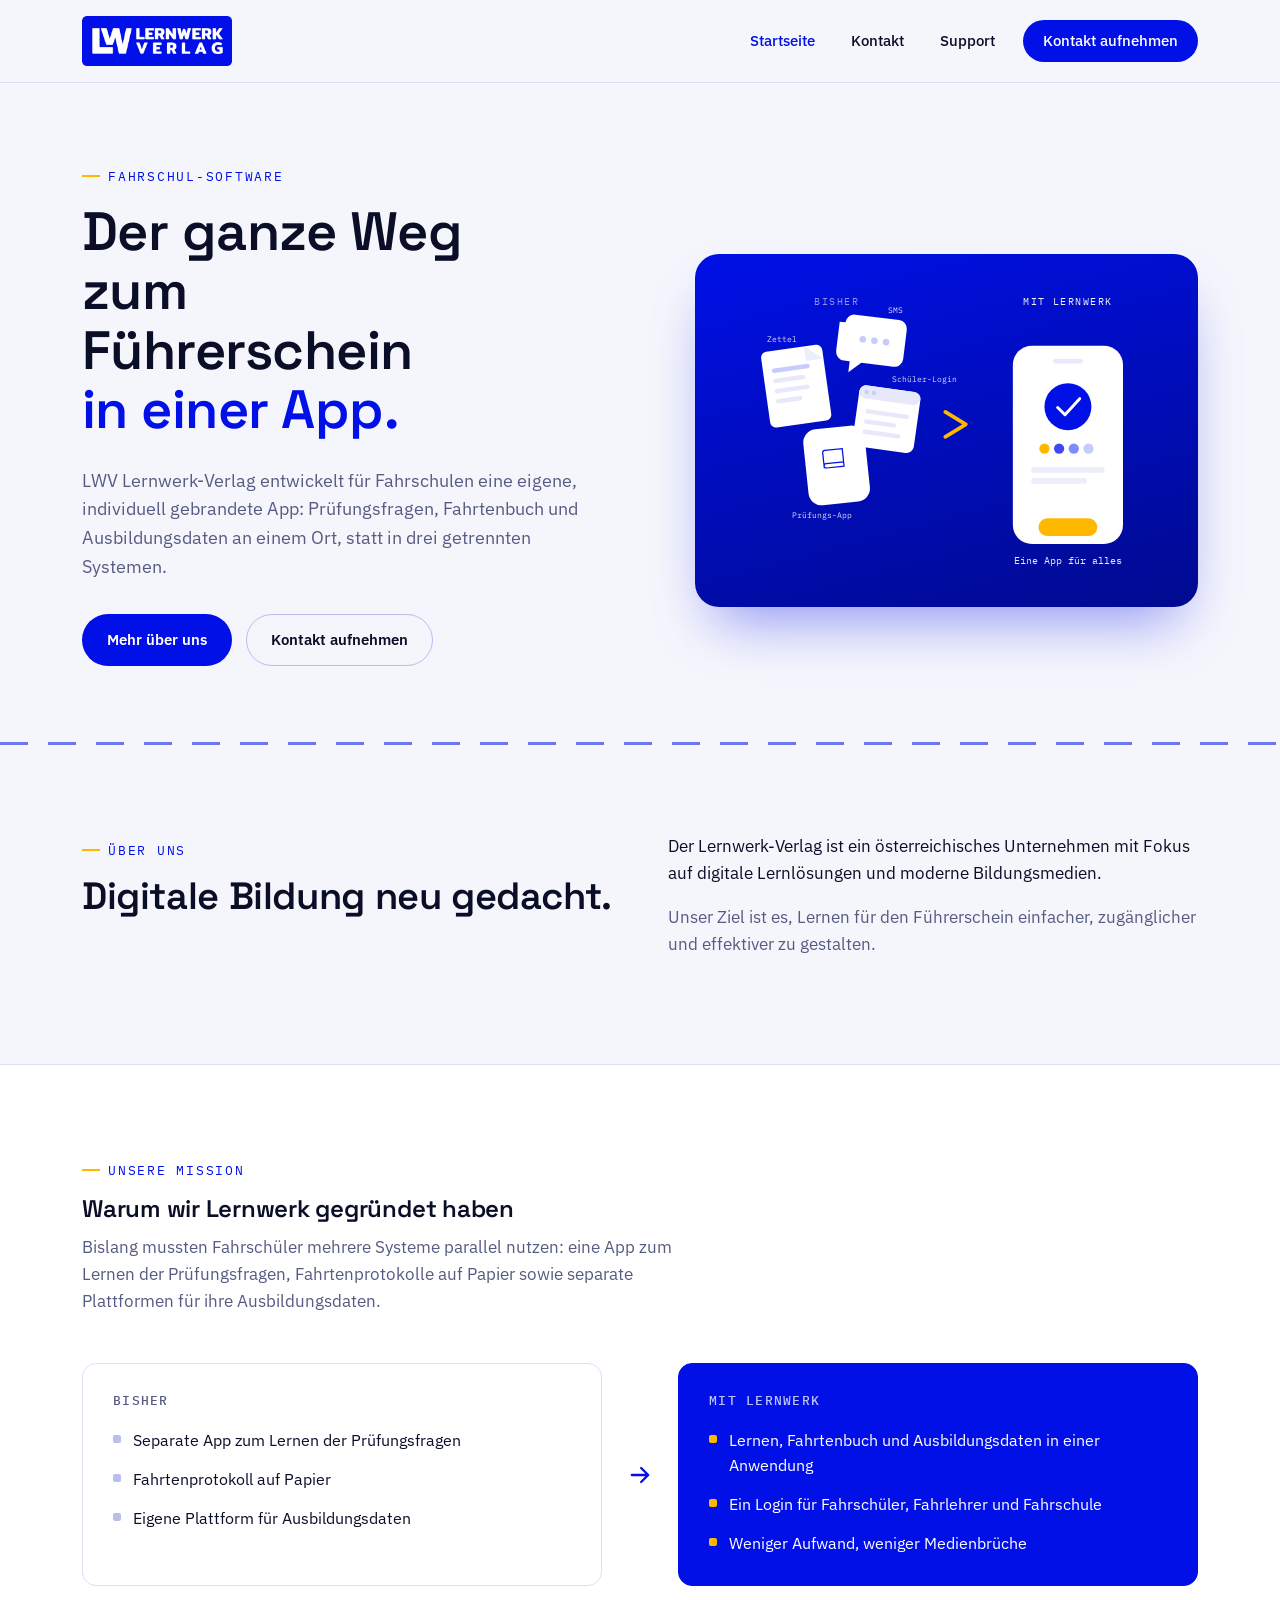
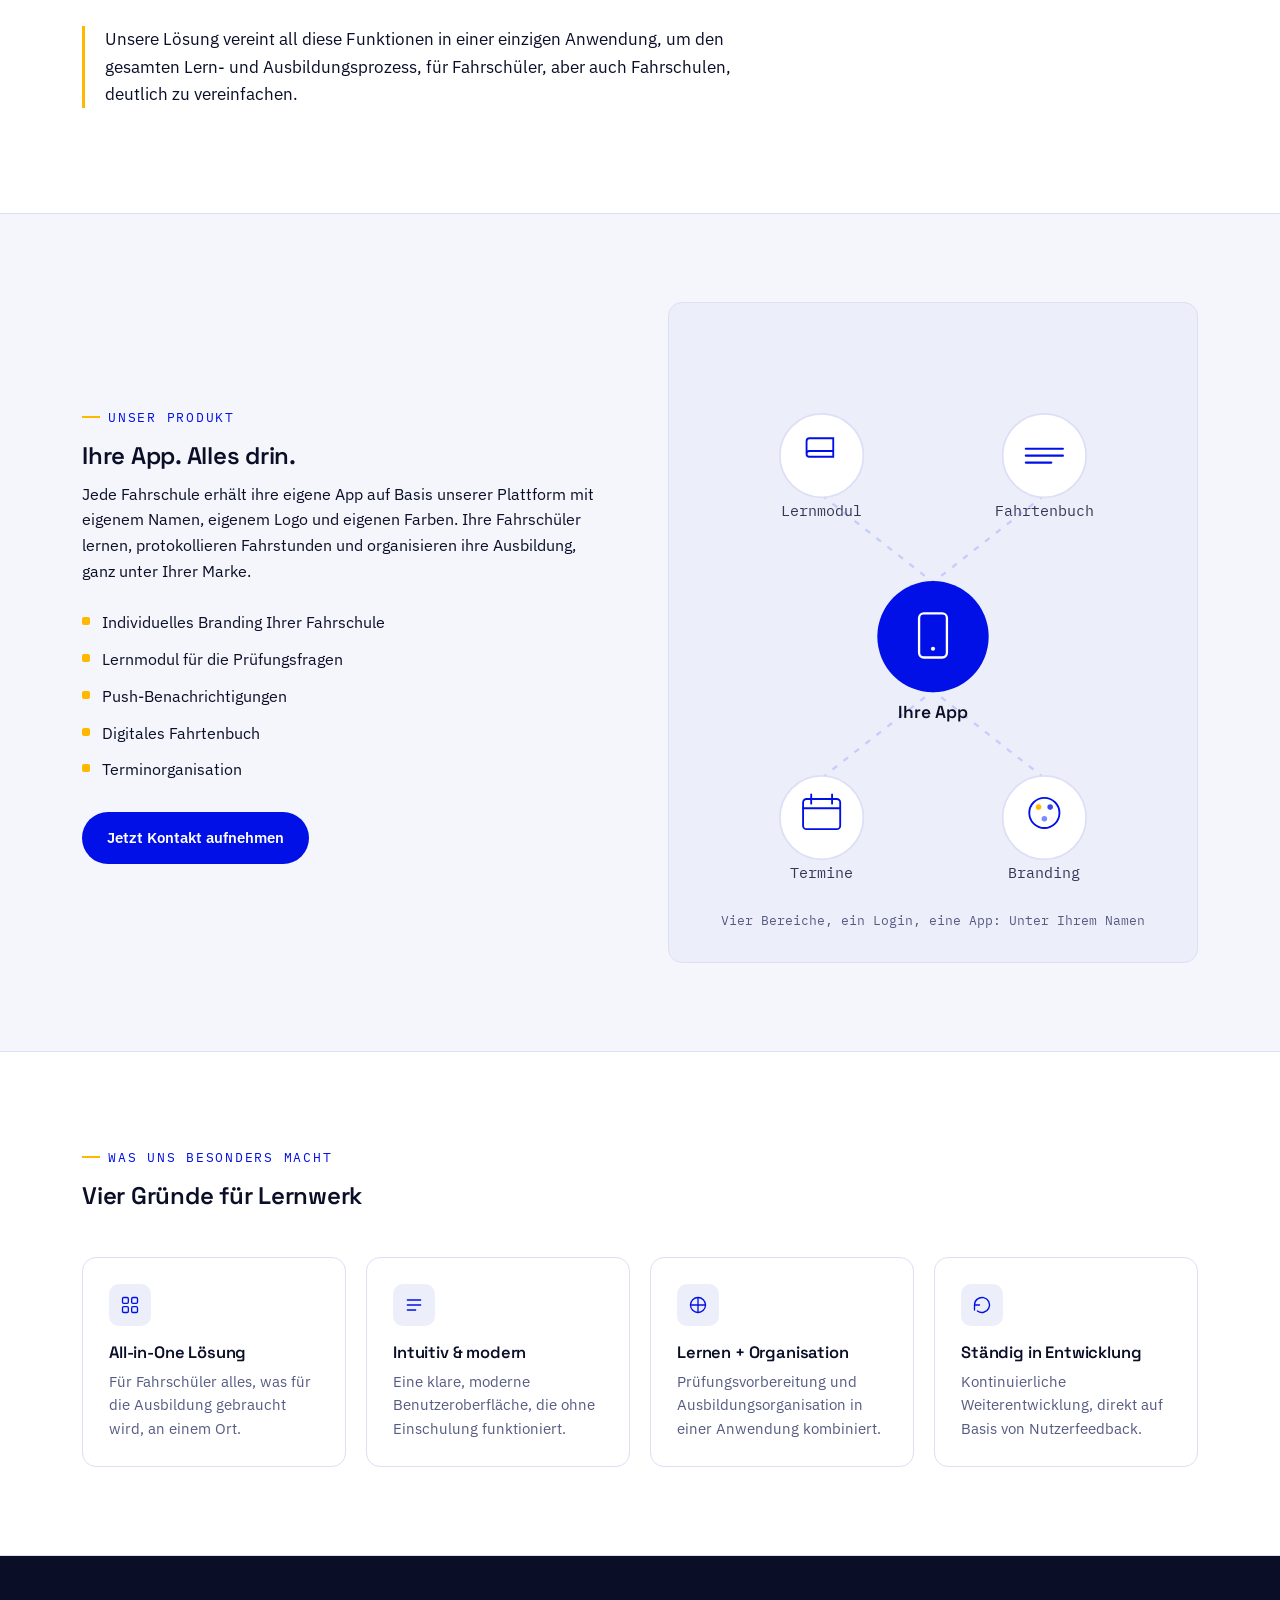
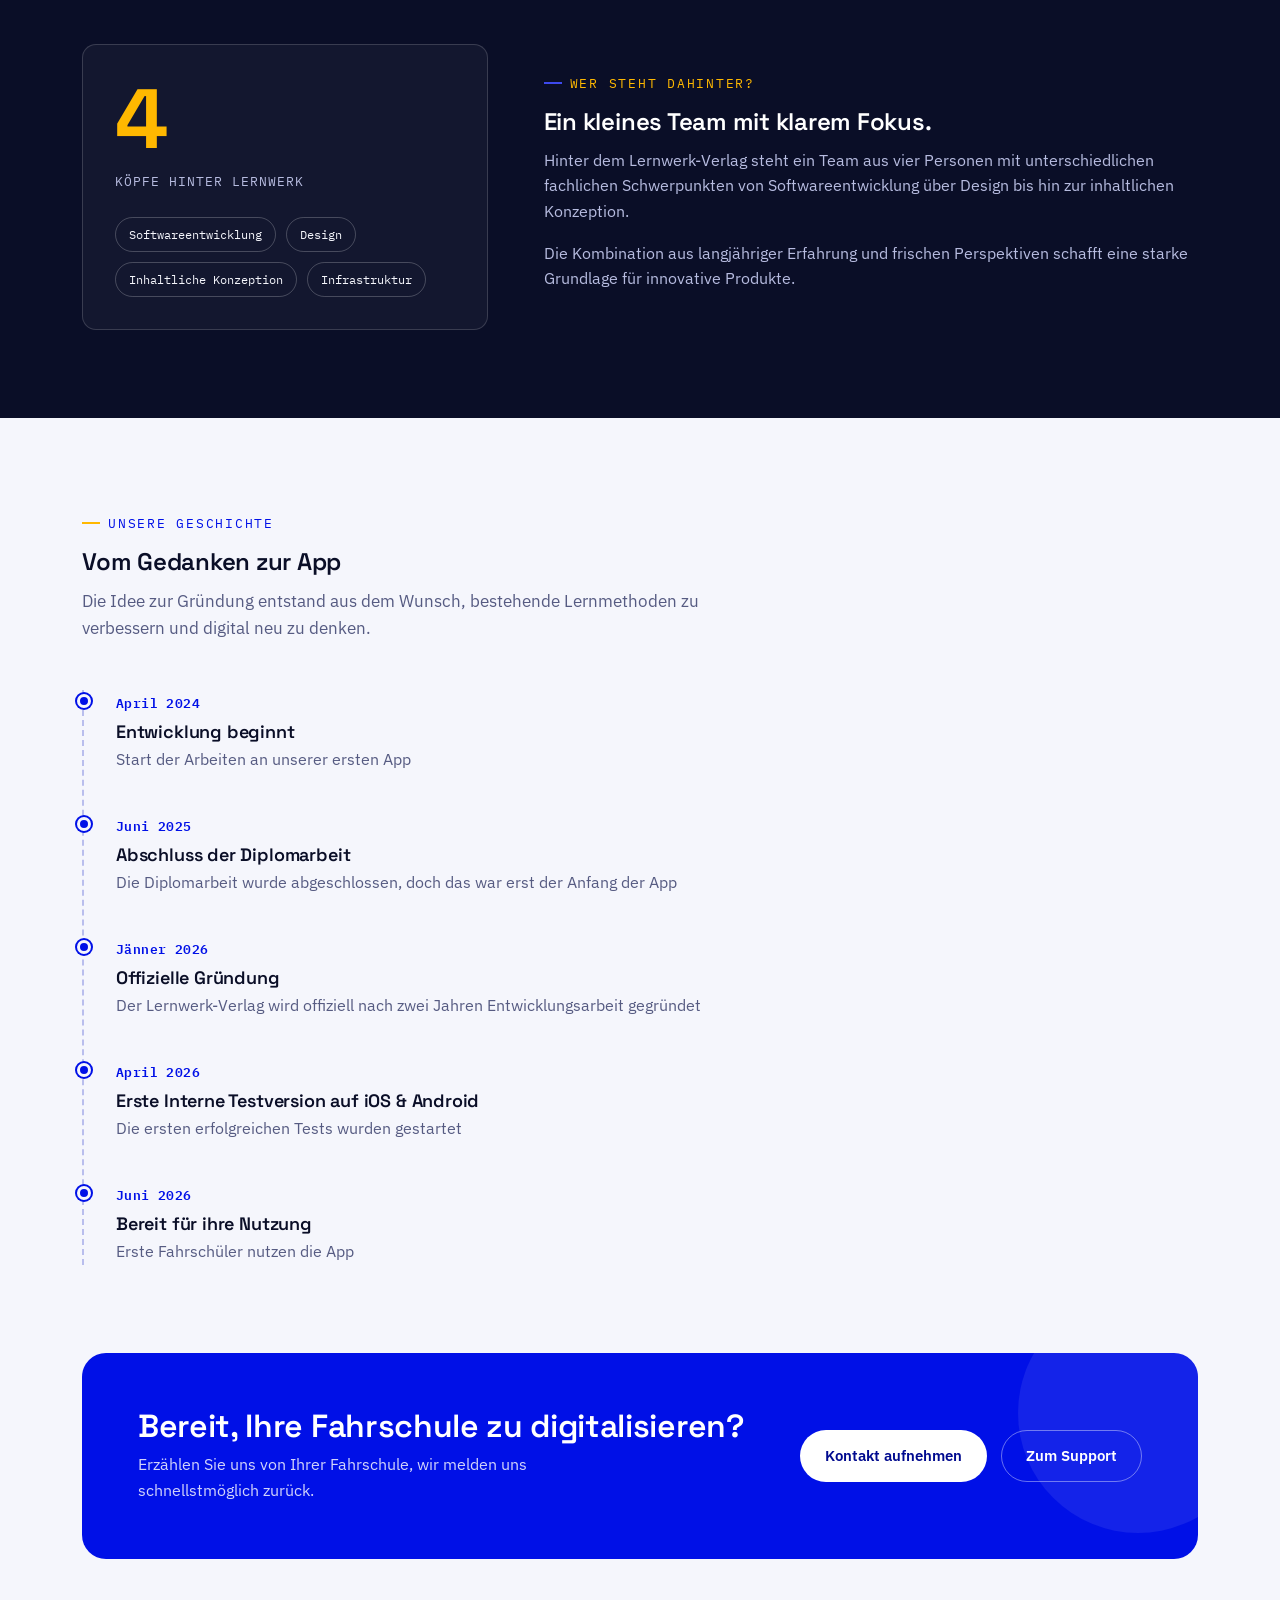
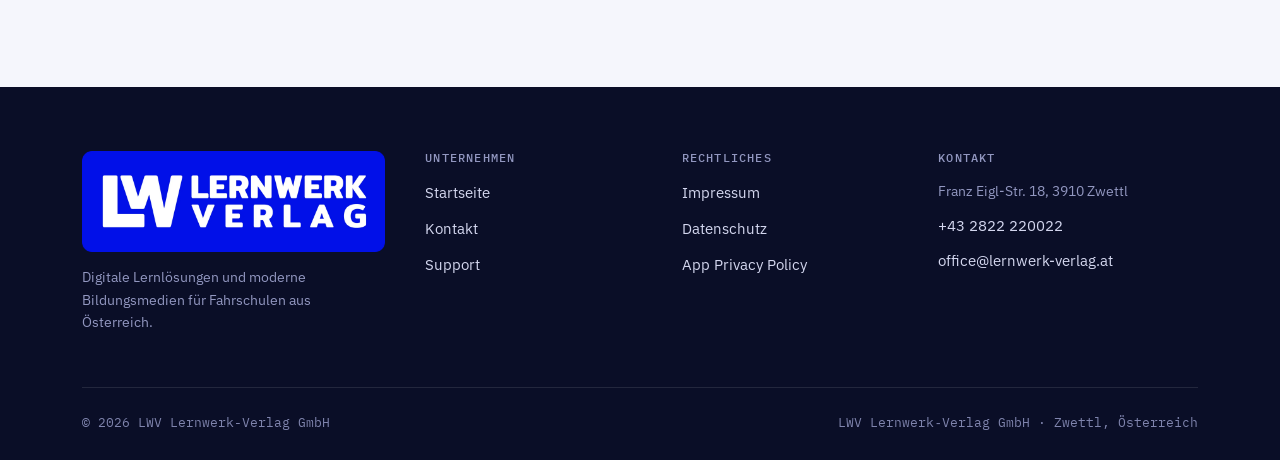
<file: index.html>
<!DOCTYPE html>
<html lang="de">
<head>
<meta charset="UTF-8">
<meta name="viewport" content="width=device-width, initial-scale=1.0">
<link rel="icon" type="image/x-icon" href="assets/img/LWV_Logo_White-Blue_1000x1000.ico">
<title>LWV Lernwerk-Verlag — Die digitale Lernlösung für Fahrschulen</title>
<meta name="description" content="LWV Lernwerk-Verlag entwickelt Apps für Fahrschulen: Lernen, Fahrtenbuch und Ausbildungsdaten in einer Anwendung.">
<link rel="preconnect" href="https://fonts.googleapis.com">
<link rel="preconnect" href="https://fonts.gstatic.com" crossorigin>
<link href="https://fonts.googleapis.com/css2?family=Space+Grotesk:wght@500;600;700&family=IBM+Plex+Sans:wght@400;500;600&family=IBM+Plex+Mono:wght@400;500&display=swap" rel="stylesheet">
<link rel="stylesheet" href="assets/css/style.css">
</head>
<body>

<header class="site-header">
  <div class="header-inner">
    <a href="index.html" class="brand">
      <img src="assets/img/LWV_LERNWERK_VERLAG_Logo_White-Blue_1920x640.webp" class="logo_full"/>
    </a>
    <button class="nav-toggle" aria-label="Menü öffnen" aria-expanded="false"><span></span></button>
    <nav class="main-nav">
      <a href="index.html" class="is-active">Startseite</a>
      <a href="kontakt.html">Kontakt</a>
      <a href="support.html">Support</a>
      <a href="kontakt.html" class="nav-cta">Kontakt aufnehmen</a>
    </nav>
  </div>
</header>

<main>

  <!-- HERO -->
  <section class="hero">
    <div class="container hero-inner">
      <div>
        <span class="eyebrow">Fahrschul-Software</span>
        <h1>Der ganze Weg zum Führerschein <br><em>in einer App.</em></h1>
        <p class="hero-sub">LWV Lernwerk&#8209;Verlag entwickelt für Fahrschulen eine eigene, individuell gebrandete App: Prüfungsfragen, Fahrtenbuch und Ausbildungsdaten an einem Ort, statt in drei getrennten Systemen.</p>
        <div class="hero-actions">
          <a href="#ueber-uns" class="btn btn-primary">Mehr über uns</a>
          <a href="kontakt.html" class="btn btn-ghost">Kontakt aufnehmen</a>
        </div>
        <!--div class="hero-meta">
          <span><strong>2024</strong> — Entwicklungsstart</span>
          <span><strong>2026</strong> — Gründung</span>
          <span><strong>Sitz</strong> — Zwettl, Niederösterreich</span>
        </div-->
      </div>

      <div class="route-card">
        <svg viewBox="0 0 600 420" fill="none" xmlns="http://www.w3.org/2000/svg" aria-hidden="true" preserveAspectRatio="xMidYMid meet">
          <text x="150" y="40" text-anchor="middle" fill="#ffffff" opacity="0.55" font-size="13" letter-spacing="2" style="font-family: var(--font-mono), monospace;">BISHER</text>
          <text x="465" y="40" text-anchor="middle" fill="#ffffff" opacity="0.95" font-size="13" letter-spacing="2" style="font-family: var(--font-mono), monospace;">MIT LERNWERK</text>

          <!-- BISHER: verstreute, unverbundene Werkzeuge -->
          <g transform="rotate(-8 95 150)">
            <rect x="53" y="98" width="84" height="104" rx="8" fill="#ffffff"/>
            <path d="M113 98 L137 118 L113 118 Z" fill="#eceefa"/>
            <rect x="65" y="122" width="52" height="6" rx="3" fill="#c7cdfb"/>
            <rect x="65" y="136" width="44" height="6" rx="3" fill="#e7e9fb"/>
            <rect x="65" y="150" width="48" height="6" rx="3" fill="#e7e9fb"/>
            <rect x="65" y="164" width="36" height="6" rx="3" fill="#e7e9fb"/>
          </g>
          <text x="75" y="90" text-anchor="middle" fill="#ffffff" opacity="0.85" font-size="11" style="font-family: var(--font-mono), monospace;">Zettel</text>

          <g transform="rotate(7 200 100)">
            <path d="M158 68a12 12 0 0 1 12-12h60a12 12 0 0 1 12 12v40a12 12 0 0 1-12 12h-44l-16 15v-15h-8a12 12 0 0 1-12-12V68z" fill="#ffffff"/>
            <circle cx="184" cy="88" r="4.5" fill="#c7cdfb"/>
            <circle cx="200" cy="88" r="4.5" fill="#c7cdfb"/>
            <circle cx="216" cy="88" r="4.5" fill="#c7cdfb"/>
          </g>
          <text x="230" y="50" text-anchor="middle" fill="#ffffff" opacity="0.85" font-size="11" style="font-family: var(--font-mono), monospace;">SMS</text>

          <g transform="rotate(-6 150 258)">
            <rect x="108" y="206" width="84" height="104" rx="18" fill="#ffffff"/>
            <path d="M133 249a3 3 0 0 1 3-3h24M133 249a3 3 0 0 0 3 3h24v-24h-24a3 3 0 0 0-3 3v21z" stroke="#0010e7" stroke-width="1.7" transform="translate(0 8)"/>
          </g>
          <text x="130" y="330" text-anchor="middle" fill="#ffffff" opacity="0.85" font-size="11" style="font-family: var(--font-mono), monospace;">Prüfungs-App</text>

          <g transform="rotate(8 218 195)">
            <rect x="176" y="153" width="84" height="84" rx="10" fill="#ffffff"/>
            <rect x="176" y="153" width="84" height="18" rx="10" fill="#e7e9fb"/>
            <circle cx="186" cy="162" r="3" fill="#c7cdfb"/>
            <circle cx="196" cy="162" r="3" fill="#c7cdfb"/>
            <rect x="188" y="185" width="60" height="6" rx="3" fill="#e7e9fb"/>
            <rect x="188" y="199" width="44" height="6" rx="3" fill="#e7e9fb"/>
            <rect x="188" y="213" width="52" height="6" rx="3" fill="#e7e9fb"/>
          </g>
          <text x="270" y="145" text-anchor="middle" fill="#ffffff" opacity="0.85" font-size="11" style="font-family: var(--font-mono), monospace;">Schüler-Login</text>

          <!-- Pfeil: wird zu -->
          <path d="M298 185 L326 202 L298 219" stroke="#ffb800" stroke-width="5" fill="none" stroke-linecap="round" stroke-linejoin="round"/>

          <!-- MIT LERNWERK: eine App -->
          <rect x="390" y="95" width="150" height="270" rx="26" fill="#ffffff"/>
          <rect x="445" y="113" width="40" height="6" rx="3" fill="#e7e9fb"/>

          <circle cx="465" cy="178" r="32" fill="#0010e7"/>
          <path d="M451 179 l10 10 20-22" stroke="#ffffff" stroke-width="4" fill="none" stroke-linecap="round" stroke-linejoin="round"/>

          <circle cx="433" cy="235" r="7" fill="#ffb800"/>
          <circle cx="453" cy="235" r="7" fill="#3d49ee"/>
          <circle cx="473" cy="235" r="7" fill="#7c8cff"/>
          <circle cx="493" cy="235" r="7" fill="#c7cdfb"/>

          <rect x="415" y="260" width="100" height="8" rx="4" fill="#eceefa"/>
          <rect x="415" y="275" width="76" height="8" rx="4" fill="#eceefa"/>

          <rect x="425" y="330" width="80" height="24" rx="12" fill="#ffb800"/>

          <text x="465" y="392" text-anchor="middle" fill="#ffffff" opacity="0.9" font-size="13" style="font-family: var(--font-mono), monospace;">Eine App für alles</text>
        </svg>
      </div>
    </div>
  </section>

  <div class="lane-divider"></div>

  <!-- ÜBER UNS -->
  <section class="section" id="ueber-uns">
    <div class="container about-grid">
      <div>
        <span class="eyebrow">Über uns</span>
        <h2>Digitale Bildung neu gedacht.</h2>
      </div>
      <div class="about-copy">
        <p>Der Lernwerk&#8209;Verlag ist ein österreichisches Unternehmen mit Fokus auf digitale Lernlösungen und moderne Bildungsmedien.</p>
        <p>Unser Ziel ist es, Lernen für den Führerschein einfacher, zugänglicher und effektiver zu gestalten.</p>
      </div>
    </div>
  </section>

  <!-- MISSION -->
  <section class="section section-alt">
    <div class="container">
      <div class="section-head">
        <span class="eyebrow">Unsere Mission</span>
        <h2>Warum wir Lernwerk gegründet haben</h2>
        <p>Bislang mussten Fahrschüler mehrere Systeme parallel nutzen: eine App zum Lernen der Prüfungsfragen, Fahrtenprotokolle auf Papier sowie separate Plattformen für ihre Ausbildungsdaten.</p>
      </div>

      <div class="compare">
        <div class="compare-card">
          <h3>Bisher</h3>
          <ul class="compare-list">
            <li>Separate App zum Lernen der Prüfungsfragen</li>
            <li>Fahrtenprotokoll auf Papier</li>
            <li>Eigene Plattform für Ausbildungsdaten</li>
          </ul>
        </div>
        <div class="compare-arrow" aria-hidden="true">
          <svg width="28" height="28" viewBox="0 0 24 24" fill="none"><path d="M5 12h14M13 6l6 6-6 6" stroke="currentColor" stroke-width="2" stroke-linecap="round" stroke-linejoin="round"/></svg>
        </div>
        <div class="compare-card is-solution">
          <h3>Mit Lernwerk</h3>
          <ul class="compare-list">
            <li>Lernen, Fahrtenbuch und Ausbildungsdaten in einer Anwendung</li>
            <li>Ein Login für Fahrschüler, Fahrlehrer und Fahrschule</li>
            <li>Weniger Aufwand, weniger Medienbrüche</li>
          </ul>
        </div>
      </div>

      <p class="mission-close">Unsere Lösung vereint all diese Funktionen in einer einzigen Anwendung, um den gesamten Lern- und Ausbildungsprozess, für Fahrschüler, aber auch Fahrschulen, deutlich zu vereinfachen.</p>
    </div>
  </section>

  <!-- PRODUKT -->
  <section class="section" id="produkt">
    <div class="container product">
      <div>
        <span class="eyebrow">Unser Produkt</span>
        <h2>Ihre App. Alles drin.</h2>
        <p>Jede Fahrschule erhält ihre eigene App auf Basis unserer Plattform mit eigenem Namen, eigenem Logo und eigenen Farben. Ihre Fahrschüler lernen, protokollieren Fahrstunden und organisieren ihre Ausbildung, ganz unter Ihrer Marke.</p>

        <ul class="check-list">
          <li>Individuelles Branding Ihrer Fahrschule</li>
          <li>Lernmodul für die Prüfungsfragen</li>
          <li>Push-Benachrichtigungen</li>
          <li>Digitales Fahrtenbuch</li>
          <li>Terminorganisation</li>
        </ul>

        <a href="kontakt.html" class="btn btn-primary">Jetzt Kontakt aufnehmen</a>
      </div>

      <div class="product-panel">
        <div class="concept-diagram">
          <svg viewBox="0 0 400 480" fill="none" xmlns="http://www.w3.org/2000/svg" aria-hidden="true">
            <!-- connectors (drawn first, hidden under the circles at both ends) -->
            <path d="M104 138 L 224 232" stroke="#c7cdfb" stroke-width="2" stroke-dasharray="5 7"/>
            <path d="M296 138 L 176 232" stroke="#c7cdfb" stroke-width="2" stroke-dasharray="5 7"/>
            <path d="M104 382 L 224 288" stroke="#c7cdfb" stroke-width="2" stroke-dasharray="5 7"/>
            <path d="M296 382 L 176 288" stroke="#c7cdfb" stroke-width="2" stroke-dasharray="5 7"/>

            <!-- node 1: Lernmodul -->
            <circle cx="104" cy="104" r="36" fill="#ffffff" stroke="#dcdff6" stroke-width="1.5"/>
            <path d="M92 92.5A2.5 2.5 0 0 1 94.5 90H115M92 92.5A2.5 2.5 0 0 0 94.5 95H115V79H94.5A2.5 2.5 0 0 0 92 81.5v11z" stroke="#0010e7" stroke-width="1.6" transform="translate(-1 10)"/>
            <text x="104" y="156" text-anchor="middle" fill="#333756" font-size="13" style="font-family: var(--font-mono), monospace;">Lernmodul</text>

            <!-- node 2: Fahrtenbuch -->
            <circle cx="296" cy="104" r="36" fill="#ffffff" stroke="#dcdff6" stroke-width="1.5"/>
            <path d="M280 98h32M280 104h32M280 110h22" stroke="#0010e7" stroke-width="1.8" stroke-linecap="round"/>
            <text x="296" y="156" text-anchor="middle" fill="#333756" font-size="13" style="font-family: var(--font-mono), monospace;">Fahrtenbuch</text>

            <!-- hub: Ihre App -->
            <circle cx="200" cy="260" r="48" fill="#0010e7"/>
            <rect x="188" y="240" width="24" height="38" rx="4" fill="none" stroke="#ffffff" stroke-width="2"/>
            <circle cx="200" cy="270.5" r="1.8" fill="#ffffff"/>
            <text x="200" y="330" text-anchor="middle" fill="#0a0e27" font-size="15" font-weight="600" style="font-family: var(--font-display), sans-serif;">Ihre App</text>

            <!-- node 3: Termine -->
            <circle cx="104" cy="416" r="36" fill="#ffffff" stroke="#dcdff6" stroke-width="1.5"/>
            <rect x="88" y="400" width="32" height="26" rx="3" stroke="#0010e7" stroke-width="1.6"/>
            <path d="M88 408h32M95 396v8M113 396v8" stroke="#0010e7" stroke-width="1.6" stroke-linecap="round"/>
            <text x="104" y="468" text-anchor="middle" fill="#333756" font-size="13" style="font-family: var(--font-mono), monospace;">Termine</text>

            <!-- node 4: Branding -->
            <circle cx="296" cy="416" r="36" fill="#ffffff" stroke="#dcdff6" stroke-width="1.5"/>
            <circle cx="296" cy="412" r="13" fill="none" stroke="#0010e7" stroke-width="1.6"/>
            <circle cx="291" cy="407" r="2.4" fill="#ffb800"/>
            <circle cx="301" cy="407" r="2.4" fill="#3d49ee"/>
            <circle cx="296" cy="417" r="2.4" fill="#7c8cff"/>
            <text x="296" y="468" text-anchor="middle" fill="#333756" font-size="13" style="font-family: var(--font-mono), monospace;">Branding</text>
          </svg>
        </div>
        <p class="concept-caption">Vier Bereiche, ein Login, eine App: Unter Ihrem Namen</p>
      </div>
    </div>
  </section>

  <!-- FEATURES -->
  <section class="section section-alt">
    <div class="container">
      <div class="section-head">
        <span class="eyebrow">Was uns besonders macht</span>
        <h2>Vier Gründe für Lernwerk</h2>
      </div>
      <div class="feature-grid">
        <article class="feature-card">
          <span class="ic"><svg width="20" height="20" viewBox="0 0 24 24" fill="none"><rect x="3" y="3" width="7" height="7" rx="1.5" stroke="currentColor" stroke-width="1.6"/><rect x="14" y="3" width="7" height="7" rx="1.5" stroke="currentColor" stroke-width="1.6"/><rect x="3" y="14" width="7" height="7" rx="1.5" stroke="currentColor" stroke-width="1.6"/><rect x="14" y="14" width="7" height="7" rx="1.5" stroke="currentColor" stroke-width="1.6"/></svg></span>
          <h3>All-in-One Lösung</h3>
          <p>Für Fahrschüler alles, was für die Ausbildung gebraucht wird, an einem Ort.</p>
        </article>
        <article class="feature-card">
          <span class="ic"><svg width="20" height="20" viewBox="0 0 24 24" fill="none"><path d="M4 12h16M4 6h16M4 18h10" stroke="currentColor" stroke-width="1.6" stroke-linecap="round"/></svg></span>
          <h3>Intuitiv &amp; modern</h3>
          <p>Eine klare, moderne Benutzeroberfläche, die ohne Einschulung funktioniert.</p>
        </article>
        <article class="feature-card">
          <span class="ic"><svg width="20" height="20" viewBox="0 0 24 24" fill="none"><path d="M12 3v18M3 12h18" stroke="currentColor" stroke-width="1.6" stroke-linecap="round"/><circle cx="12" cy="12" r="9" stroke="currentColor" stroke-width="1.6"/></svg></span>
          <h3>Lernen + Organisation</h3>
          <p>Prüfungsvorbereitung und Ausbildungsorganisation in einer Anwendung kombiniert.</p>
        </article>
        <article class="feature-card">
          <span class="ic"><svg width="20" height="20" viewBox="0 0 24 24" fill="none"><path d="M3 12a9 9 0 1 1 3.5 7.1M3 12v6M3 12h6" stroke="currentColor" stroke-width="1.6" stroke-linecap="round" stroke-linejoin="round"/></svg></span>
          <h3>Ständig in Entwicklung</h3>
          <p>Kontinuierliche Weiterentwicklung, direkt auf Basis von Nutzerfeedback.</p>
        </article>
      </div>
    </div>
  </section>

  <!-- TEAM -->
  <section class="section section-dark">
    <div class="container team-wrap">
      <div class="team-stat">
        <span class="num">4</span>
        <span class="label">Köpfe hinter Lernwerk</span>
        <div class="discipline-row">
          <span class="discipline-chip">Softwareentwicklung</span>
          <span class="discipline-chip">Design</span>
          <span class="discipline-chip">Inhaltliche Konzeption</span>
          <span class="discipline-chip">Infrastruktur</span>
        </div>
      </div>
      <div>
        <span class="eyebrow">Wer steht dahinter?</span>
        <h2>Ein kleines Team mit klarem Fokus.</h2>
        <p>Hinter dem Lernwerk&#8209;Verlag steht ein Team aus vier Personen mit unterschiedlichen fachlichen Schwerpunkten von Softwareentwicklung über Design bis hin zur inhaltlichen Konzeption.</p>
        <p>Die Kombination aus langjähriger Erfahrung und frischen Perspektiven schafft eine starke Grundlage für innovative Produkte.</p>
      </div>
    </div>
  </section>

  <!-- GESCHICHTE -->
  <section class="section">
    <div class="container">
      <div class="section-head">
        <span class="eyebrow">Unsere Geschichte</span>
        <h2>Vom Gedanken zur App</h2>
        <p>Die Idee zur Gründung entstand aus dem Wunsch, bestehende Lernmethoden zu verbessern und digital neu zu denken.</p>
      </div>

      <div class="timeline">
        <div class="timeline-item">
          <span class="date">April 2024</span>
          <h3>Entwicklung beginnt</h3>
          <p>Start der Arbeiten an unserer ersten App</p>
        </div>
        <div class="timeline-item">
          <span class="date">Juni 2025</span>
          <h3>Abschluss der Diplomarbeit</h3>
          <p>Die Diplomarbeit wurde abgeschlossen, doch das war erst der Anfang der App</p>
        </div>
        <div class="timeline-item">
          <span class="date">Jänner 2026</span>
          <h3>Offizielle Gründung</h3>
          <p>Der Lernwerk&#8209;Verlag wird offiziell nach zwei Jahren Entwicklungsarbeit gegründet</p>
        </div>
        <div class="timeline-item">
          <span class="date">April 2026</span>
          <h3>Erste Interne Testversion auf iOS & Android</h3>
          <p>Die ersten erfolgreichen Tests wurden gestartet</p>
        </div>
        <div class="timeline-item">
          <span class="date">Juni 2026</span>
          <h3>Bereit für ihre Nutzung</h3>
          <p>Erste Fahrschüler nutzen die App</p>
        </div>
      </div>
    </div>
  </section>

  <!-- CTA -->
  <section class="section" style="padding-top:0;">
    <div class="container">
      <div class="cta-band">
        <div>
          <h2>Bereit, Ihre Fahrschule zu digitalisieren?</h2>
          <p>Erzählen Sie uns von Ihrer Fahrschule, wir melden uns schnellstmöglich zurück.</p>
        </div>
        <div class="cta-actions">
          <a href="kontakt.html" class="btn btn-on-dark">Kontakt aufnehmen</a>
          <a href="support.html" class="btn btn-ghost-on-dark">Zum Support</a>
        </div>
      </div>
    </div>
  </section>

</main>

<footer class="site-footer">
  <div class="container">
    <div class="footer-grid">
      <div class="footer-brand">
        <a href="index.html" class="brand"><img src="assets/img/LWV_LERNWERK_VERLAG_Logo_White-Blue_1920x640.webp" class="logo_full"/></a>
        <p>Digitale Lernlösungen und moderne Bildungsmedien für Fahrschulen aus Österreich.</p>
      </div>
      <div class="footer-col">
        <h4>Unternehmen</h4>
        <ul>
          <li><a href="index.html">Startseite</a></li>
          <li><a href="kontakt.html">Kontakt</a></li>
          <li><a href="support.html">Support</a></li>
        </ul>
      </div>
      <div class="footer-col">
        <h4>Rechtliches</h4>
        <ul>
          <li><a href="impressum.html">Impressum</a></li>
          <li><a href="datenschutz.html">Datenschutz</a></li>
          <li><a href="privacy-policy.html">App Privacy Policy</a></li>
        </ul>
      </div>
      <div class="footer-col">
        <h4>Kontakt</h4>
        <ul>
          <li class="muted">Franz Eigl-Str. 18, 3910 Zwettl</li>
          <li><a href="tel:+43282222022">+43 2822 220022</a></li>
          <li><a href="mailto:office@lernwerk-verlag.at">office@lernwerk-verlag.at</a></li>
        </ul>
      </div>
    </div>
    <div class="footer-bottom">
      <span>© 2026 LWV Lernwerk-Verlag GmbH</span>
      <span>LWV Lernwerk&#8209;Verlag GmbH · Zwettl, Österreich</span>
    </div>
  </div>
</footer>

<script src="assets/js/main.js"></script>
</body>
</html>
</file>
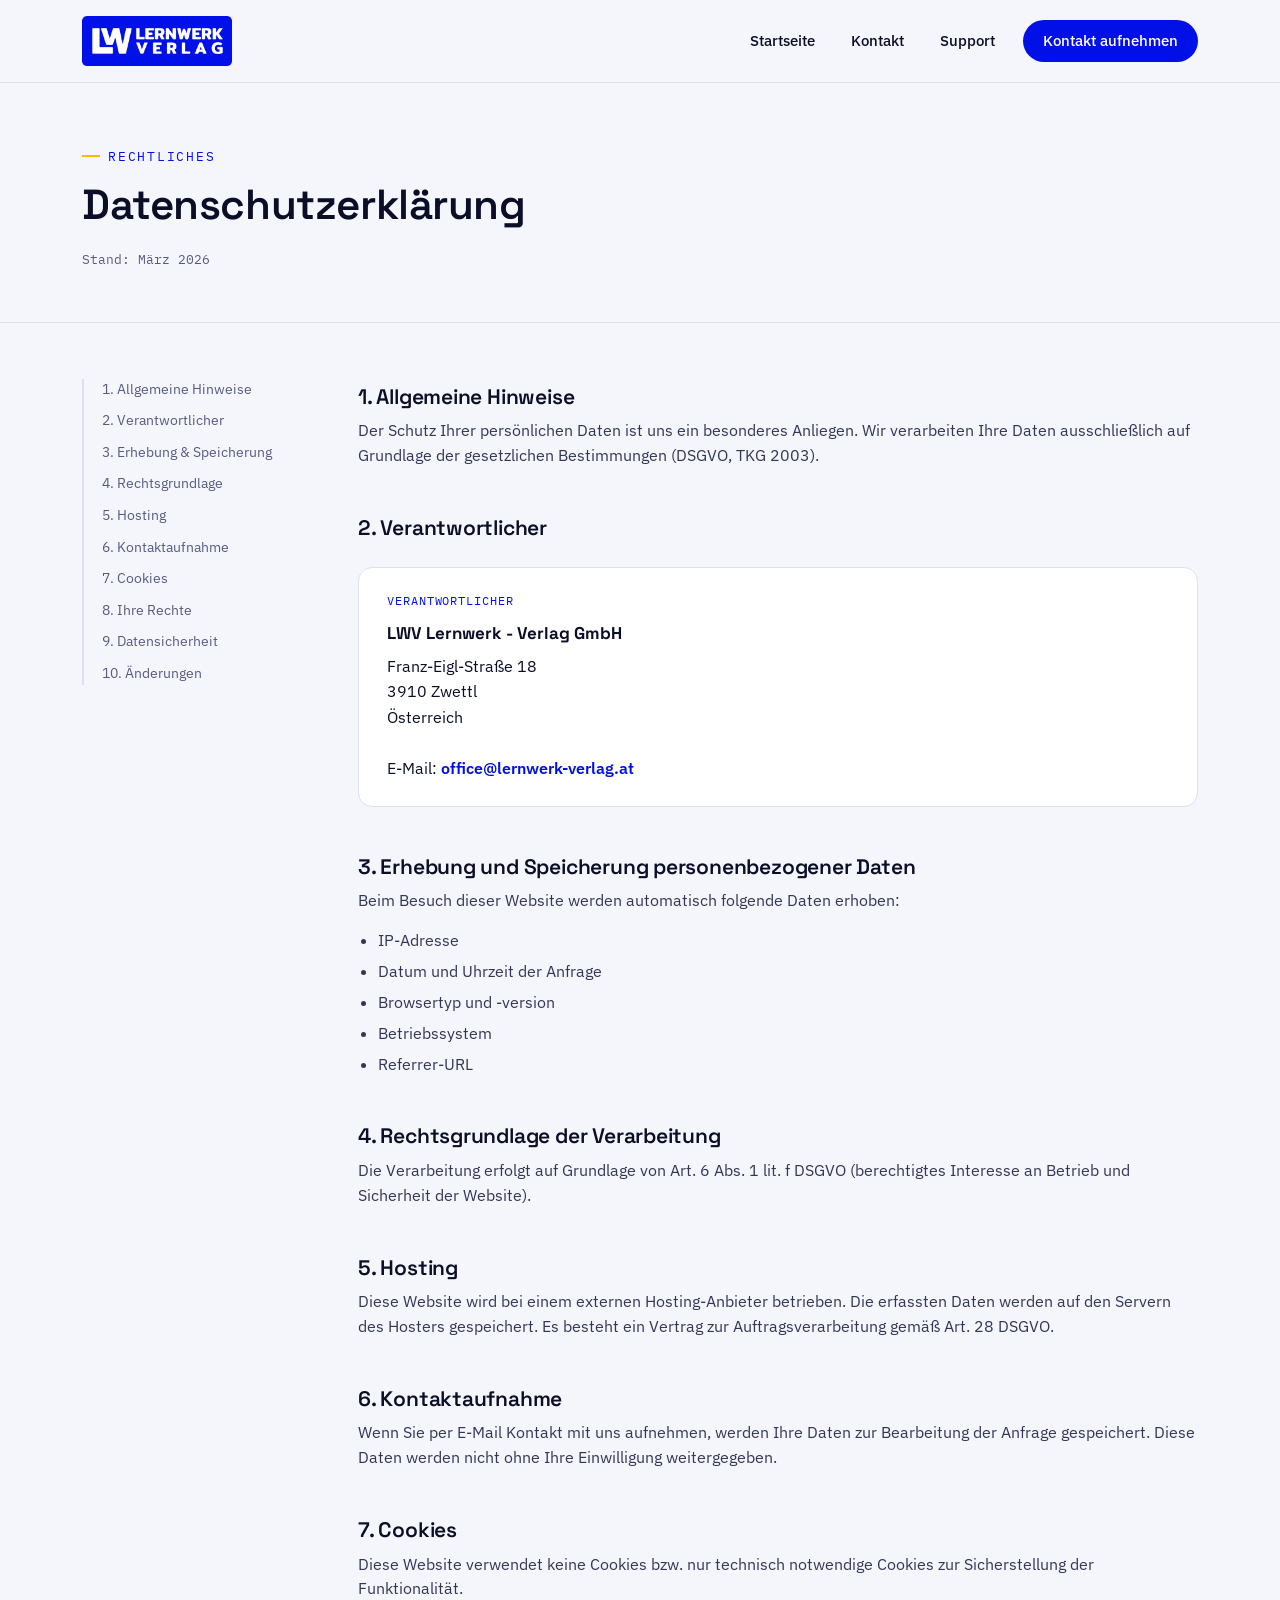
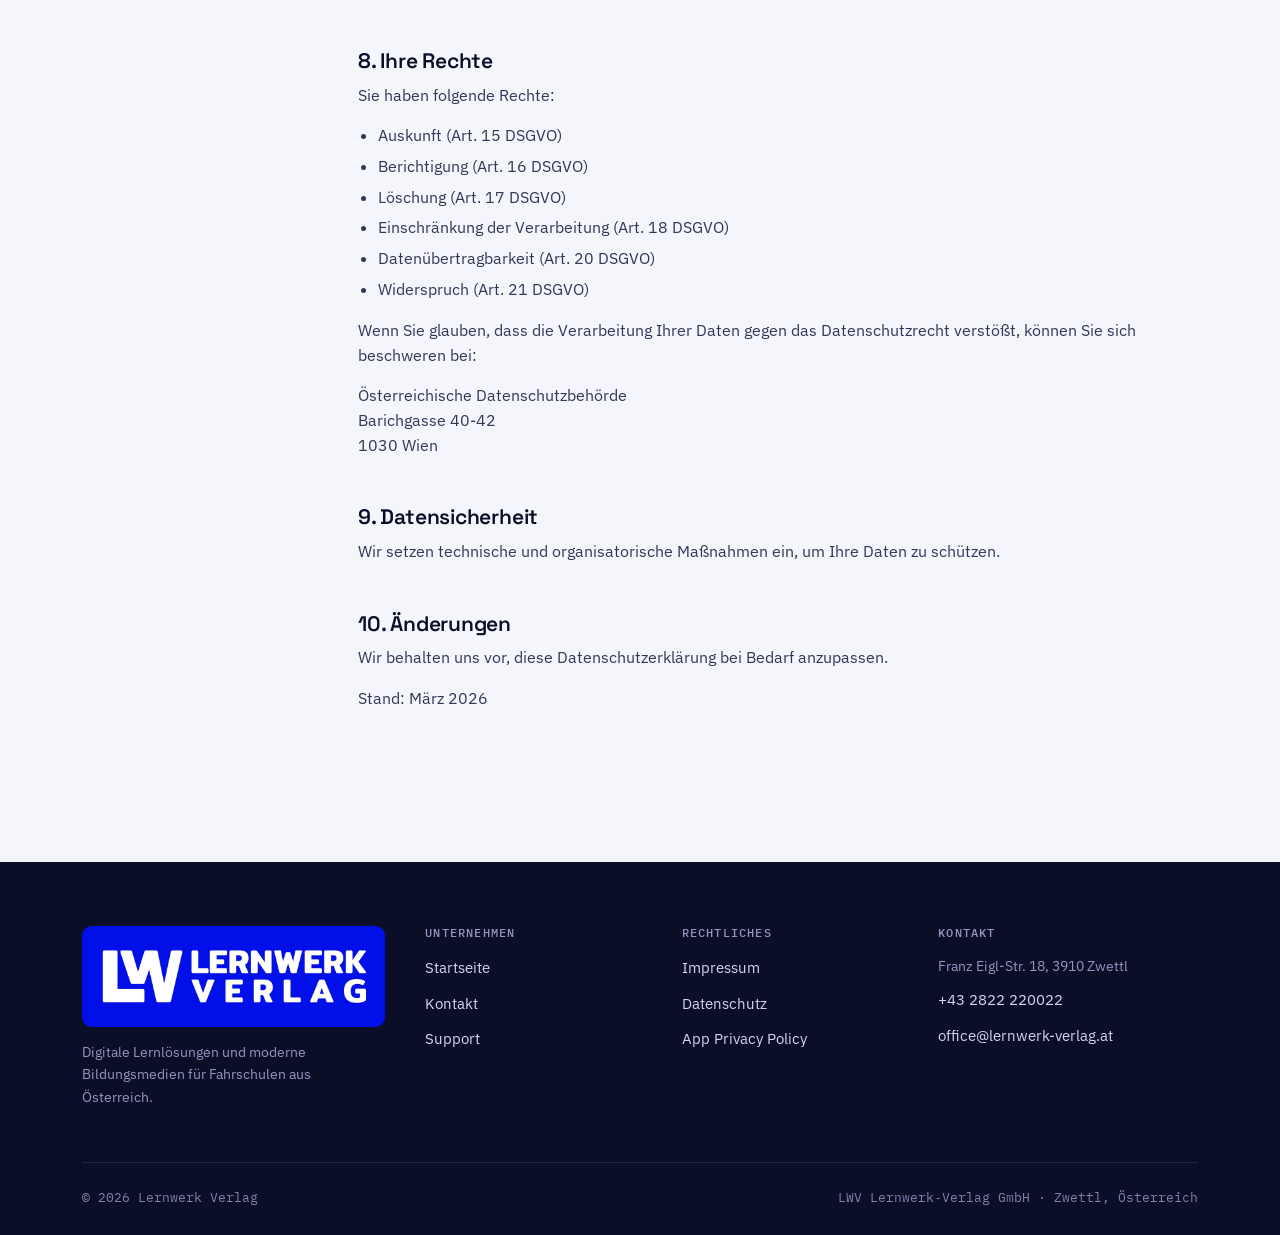
<file: datenschutz.html>
<!DOCTYPE html>
<html lang="de">
<head>
<meta charset="UTF-8">
<meta name="viewport" content="width=device-width, initial-scale=1.0">
<link rel="icon" type="image/x-icon" href="assets/img/LWV_Logo_White-Blue_1000x1000.ico">
<title>Datenschutz — LWV Lernwerk-Verlag</title>
<link rel="preconnect" href="https://fonts.googleapis.com">
<link rel="preconnect" href="https://fonts.gstatic.com" crossorigin>
<link href="https://fonts.googleapis.com/css2?family=Space+Grotesk:wght@500;600;700&family=IBM+Plex+Sans:wght@400;500;600&family=IBM+Plex+Mono:wght@400;500&display=swap" rel="stylesheet">
<link rel="stylesheet" href="assets/css/style.css">
</head>
<body>

<header class="site-header">
  <div class="header-inner">
    <a href="index.html" class="brand">
      <img src="assets/img/LWV_LERNWERK_VERLAG_Logo_White-Blue_1920x640.webp" class="logo_full"/>
    </a>
    <button class="nav-toggle" aria-label="Menü öffnen" aria-expanded="false"><span></span></button>
    <nav class="main-nav">
      <a href="index.html">Startseite</a>
      <a href="kontakt.html">Kontakt</a>
      <a href="support.html">Support</a>
      <a href="kontakt.html" class="nav-cta">Kontakt aufnehmen</a>
    </nav>
  </div>
</header>

<main>
  <section class="page-hero">
    <div class="container">
      <span class="eyebrow">Rechtliches</span>
      <h1>Datenschutzerklärung</h1>
      <p class="updated">Stand: März 2026</p>
    </div>
  </section>

  <section class="container">
    <div class="legal">
      <aside class="legal-toc" aria-label="Inhalt">
        <a href="#allgemein">1. Allgemeine Hinweise</a>
        <a href="#verantwortlicher">2. Verantwortlicher</a>
        <a href="#erhebung">3. Erhebung &amp; Speicherung</a>
        <a href="#rechtsgrundlage">4. Rechtsgrundlage</a>
        <a href="#hosting">5. Hosting</a>
        <a href="#kontaktaufnahme">6. Kontaktaufnahme</a>
        <a href="#cookies">7. Cookies</a>
        <a href="#rechte">8. Ihre Rechte</a>
        <a href="#sicherheit">9. Datensicherheit</a>
        <a href="#aenderungen">10. Änderungen</a>
      </aside>

      <div class="legal-body">
        <h2 id="allgemein">1. Allgemeine Hinweise</h2>
        <p>Der Schutz Ihrer persönlichen Daten ist uns ein besonderes Anliegen. Wir verarbeiten Ihre Daten ausschließlich auf Grundlage der gesetzlichen Bestimmungen (DSGVO, TKG 2003).</p>

        <h2 id="verantwortlicher">2. Verantwortlicher</h2>
        <div class="legal-org">
          <span class="tag">Verantwortlicher</span>
          <strong>LWV Lernwerk&nbsp;-&nbsp;Verlag GmbH</strong>
          Franz-Eigl-Straße 18<br>3910 Zwettl<br>Österreich<br><br>
          E-Mail: <a href="mailto:office@lernwerk-verlag.at" style="color:var(--blue); font-weight:600;">office@lernwerk-verlag.at</a>
        </div>

        <h2 id="erhebung">3. Erhebung und Speicherung personenbezogener Daten</h2>
        <p>Beim Besuch dieser Website werden automatisch folgende Daten erhoben:</p>
        <ul>
          <li>IP-Adresse</li>
          <li>Datum und Uhrzeit der Anfrage</li>
          <li>Browsertyp und -version</li>
          <li>Betriebssystem</li>
          <li>Referrer-URL</li>
        </ul>

        <h2 id="rechtsgrundlage">4. Rechtsgrundlage der Verarbeitung</h2>
        <p>Die Verarbeitung erfolgt auf Grundlage von Art. 6 Abs. 1 lit. f DSGVO (berechtigtes Interesse an Betrieb und Sicherheit der Website).</p>

        <h2 id="hosting">5. Hosting</h2>
        <p>Diese Website wird bei einem externen Hosting-Anbieter betrieben. Die erfassten Daten werden auf den Servern des Hosters gespeichert. Es besteht ein Vertrag zur Auftragsverarbeitung gemäß Art. 28 DSGVO.</p>

        <h2 id="kontaktaufnahme">6. Kontaktaufnahme</h2>
        <p>Wenn Sie per E-Mail Kontakt mit uns aufnehmen, werden Ihre Daten zur Bearbeitung der Anfrage gespeichert. Diese Daten werden nicht ohne Ihre Einwilligung weitergegeben.</p>

        <h2 id="cookies">7. Cookies</h2>
        <p>Diese Website verwendet keine Cookies bzw. nur technisch notwendige Cookies zur Sicherstellung der Funktionalität.</p>

        <h2 id="rechte">8. Ihre Rechte</h2>
        <p>Sie haben folgende Rechte:</p>
        <ul>
          <li>Auskunft (Art. 15 DSGVO)</li>
          <li>Berichtigung (Art. 16 DSGVO)</li>
          <li>Löschung (Art. 17 DSGVO)</li>
          <li>Einschränkung der Verarbeitung (Art. 18 DSGVO)</li>
          <li>Datenübertragbarkeit (Art. 20 DSGVO)</li>
          <li>Widerspruch (Art. 21 DSGVO)</li>
        </ul>
        <p>Wenn Sie glauben, dass die Verarbeitung Ihrer Daten gegen das Datenschutzrecht verstößt, können Sie sich beschweren bei:</p>
        <p>Österreichische Datenschutzbehörde<br>Barichgasse 40-42<br>1030 Wien</p>

        <h2 id="sicherheit">9. Datensicherheit</h2>
        <p>Wir setzen technische und organisatorische Maßnahmen ein, um Ihre Daten zu schützen.</p>

        <h2 id="aenderungen">10. Änderungen</h2>
        <p>Wir behalten uns vor, diese Datenschutzerklärung bei Bedarf anzupassen.</p>
        <p class="updated">Stand: März 2026</p>
      </div>
    </div>
  </section>
</main>

<footer class="site-footer">
  <div class="container">
    <div class="footer-grid">
      <div class="footer-brand">
        <a href="index.html" class="brand"><img src="assets/img/LWV_LERNWERK_VERLAG_Logo_White-Blue_1920x640.webp" class="logo_full"/></a>
        <p>Digitale Lernlösungen und moderne Bildungsmedien für Fahrschulen aus Österreich.</p>
      </div>
      <div class="footer-col">
        <h4>Unternehmen</h4>
        <ul>
          <li><a href="index.html">Startseite</a></li>
          <li><a href="kontakt.html">Kontakt</a></li>
          <li><a href="support.html">Support</a></li>
        </ul>
      </div>
      <div class="footer-col">
        <h4>Rechtliches</h4>
        <ul>
          <li><a href="impressum.html">Impressum</a></li>
          <li><a href="datenschutz.html">Datenschutz</a></li>
          <li><a href="privacy-policy.html">App Privacy Policy</a></li>
        </ul>
      </div>
      <div class="footer-col">
        <h4>Kontakt</h4>
        <ul>
          <li class="muted">Franz Eigl-Str. 18, 3910 Zwettl</li>
          <li><a href="tel:+43282222022">+43 2822 220022</a></li>
          <li><a href="mailto:office@lernwerk-verlag.at">office@lernwerk-verlag.at</a></li>
        </ul>
      </div>
    </div>
    <div class="footer-bottom">
      <span>© 2026 Lernwerk Verlag</span>
      <span>LWV Lernwerk&#8209;Verlag GmbH · Zwettl, Österreich</span>
    </div>
  </div>
</footer>

<script src="assets/js/main.js"></script>
</body>
</html>
</file>
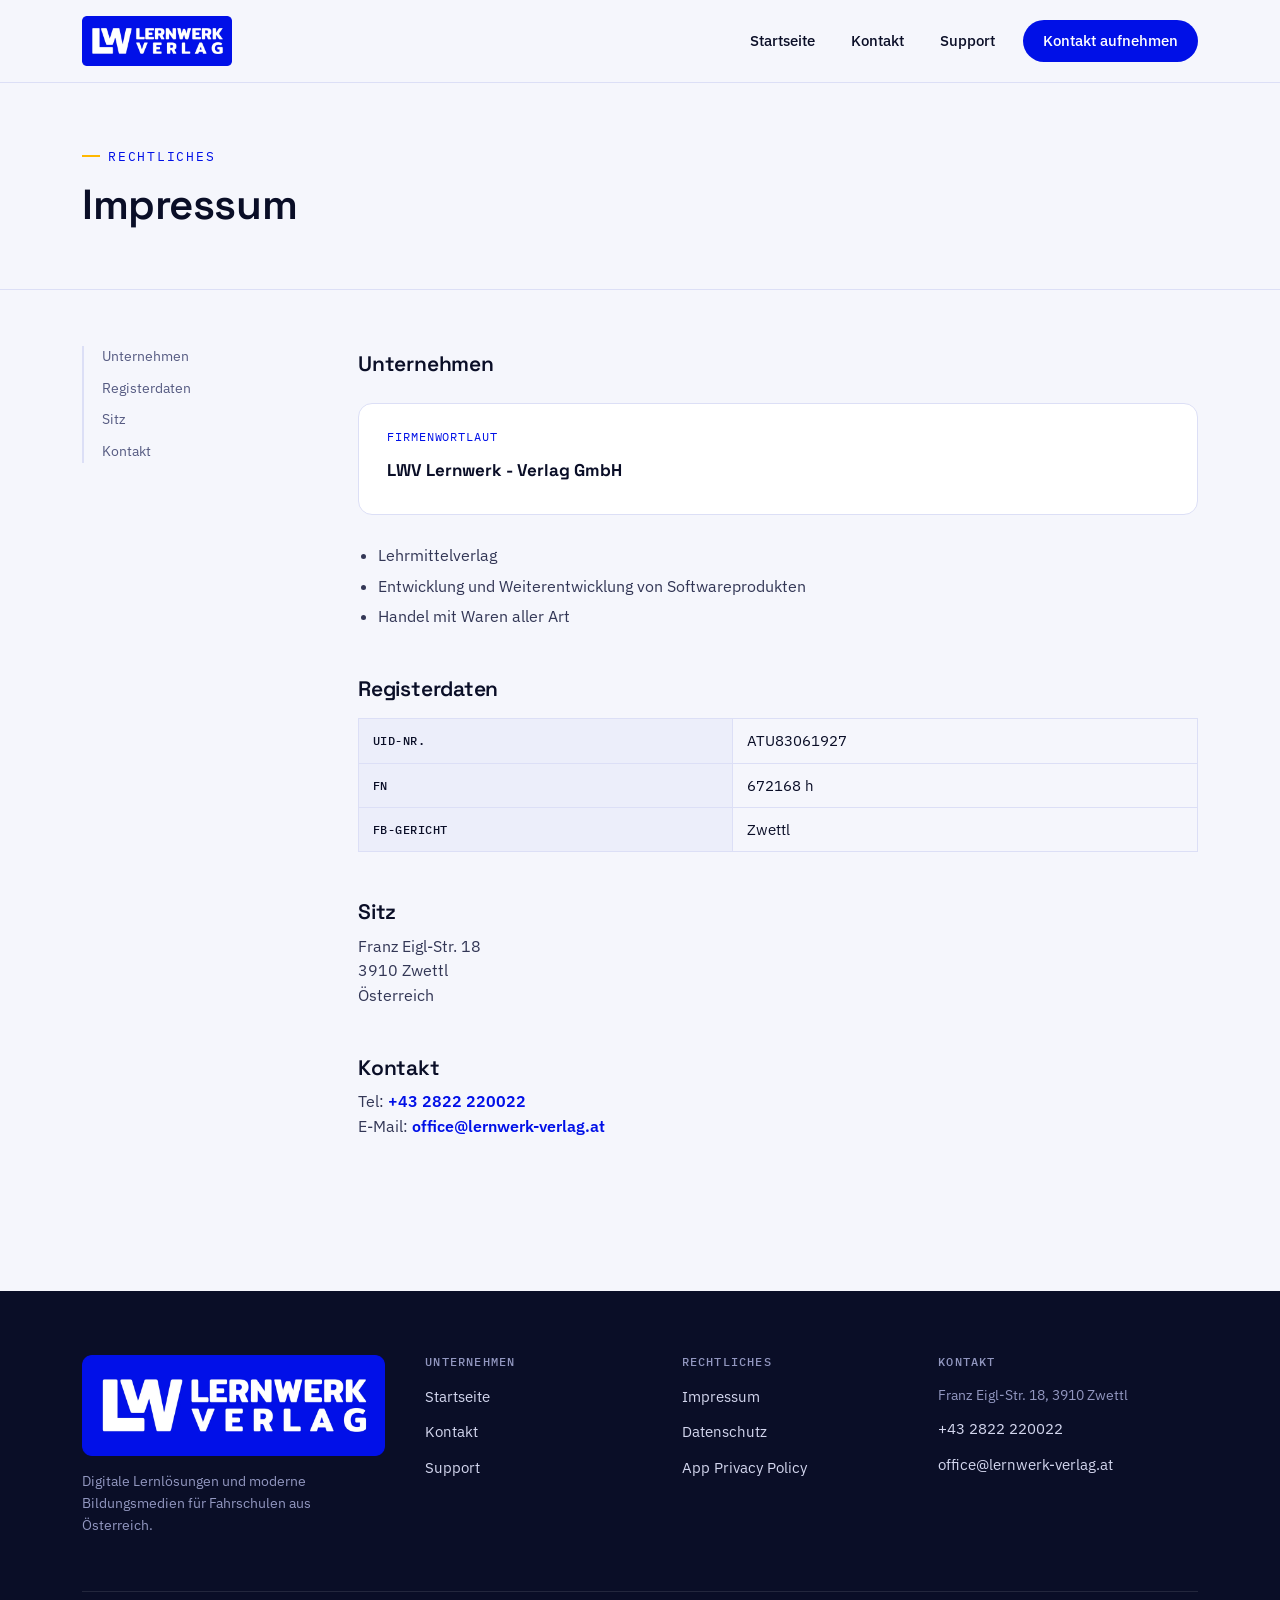
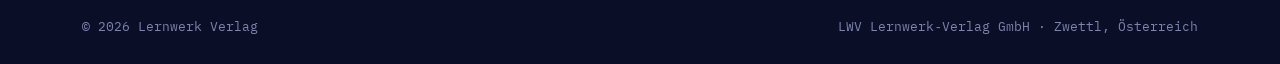
<file: impressum.html>
<!DOCTYPE html>
<html lang="de">
<head>
<meta charset="UTF-8">
<meta name="viewport" content="width=device-width, initial-scale=1.0">
<link rel="icon" type="image/x-icon" href="assets/img/LWV_Logo_White-Blue_1000x1000.ico">
<title>Impressum — LWV Lernwerk-Verlag</title>
<link rel="preconnect" href="https://fonts.googleapis.com">
<link rel="preconnect" href="https://fonts.gstatic.com" crossorigin>
<link href="https://fonts.googleapis.com/css2?family=Space+Grotesk:wght@500;600;700&family=IBM+Plex+Sans:wght@400;500;600&family=IBM+Plex+Mono:wght@400;500&display=swap" rel="stylesheet">
<link rel="stylesheet" href="assets/css/style.css">
</head>
<body>

<header class="site-header">
  <div class="header-inner">
    <a href="index.html" class="brand">
      <img src="assets/img/LWV_LERNWERK_VERLAG_Logo_White-Blue_1920x640.webp" class="logo_full"/>
    </a>
    <button class="nav-toggle" aria-label="Menü öffnen" aria-expanded="false"><span></span></button>
    <nav class="main-nav">
      <a href="index.html">Startseite</a>
      <a href="kontakt.html">Kontakt</a>
      <a href="support.html">Support</a>
      <a href="kontakt.html" class="nav-cta">Kontakt aufnehmen</a>
    </nav>
  </div>
</header>

<main>
  <section class="page-hero">
    <div class="container">
      <span class="eyebrow">Rechtliches</span>
      <h1>Impressum</h1>
    </div>
  </section>

  <section class="container">
    <div class="legal">
      <aside class="legal-toc" aria-label="Inhalt">
        <a href="#unternehmen">Unternehmen</a>
        <a href="#register">Registerdaten</a>
        <a href="#sitz">Sitz</a>
        <a href="#kontakt-legal">Kontakt</a>
      </aside>

      <div class="legal-body">
        <h2 id="unternehmen">Unternehmen</h2>
        <div class="legal-org">
          <span class="tag">Firmenwortlaut</span>
          <strong>LWV Lernwerk&nbsp;-&nbsp;Verlag GmbH</strong>
        </div>
        <ul>
          <li>Lehrmittelverlag</li>
          <li>Entwicklung und Weiterentwicklung von Softwareprodukten</li>
          <li>Handel mit Waren aller Art</li>
        </ul>

        <h2 id="register">Registerdaten</h2>
        <table class="data-table">
          <tbody>
            <tr><th>UID-Nr.</th><td>ATU83061927</td></tr>
            <tr><th>FN</th><td>672168 h</td></tr>
            <tr><th>FB-Gericht</th><td>Zwettl</td></tr>
          </tbody>
        </table>

        <h2 id="sitz">Sitz</h2>
        <p>Franz Eigl-Str. 18<br>3910 Zwettl<br>Österreich</p>

        <h2 id="kontakt-legal">Kontakt</h2>
        <p>Tel: <a href="tel:+43282222022" style="color:var(--blue); font-weight:600;">+43 2822 220022</a><br>
        E-Mail: <a href="mailto:office@lernwerk-verlag.at" style="color:var(--blue); font-weight:600;">office@lernwerk-verlag.at</a></p>
      </div>
    </div>
  </section>
</main>

<footer class="site-footer">
  <div class="container">
    <div class="footer-grid">
      <div class="footer-brand">
        <a href="index.html" class="brand"><img src="assets/img/LWV_LERNWERK_VERLAG_Logo_White-Blue_1920x640.webp" class="logo_full"/></a>
        <p>Digitale Lernlösungen und moderne Bildungsmedien für Fahrschulen aus Österreich.</p>
      </div>
      <div class="footer-col">
        <h4>Unternehmen</h4>
        <ul>
          <li><a href="index.html">Startseite</a></li>
          <li><a href="kontakt.html">Kontakt</a></li>
          <li><a href="support.html">Support</a></li>
        </ul>
      </div>
      <div class="footer-col">
        <h4>Rechtliches</h4>
        <ul>
          <li><a href="impressum.html">Impressum</a></li>
          <li><a href="datenschutz.html">Datenschutz</a></li>
          <li><a href="privacy-policy.html">App Privacy Policy</a></li>
        </ul>
      </div>
      <div class="footer-col">
        <h4>Kontakt</h4>
        <ul>
          <li class="muted">Franz Eigl-Str. 18, 3910 Zwettl</li>
          <li><a href="tel:+43282222022">+43 2822 220022</a></li>
          <li><a href="mailto:office@lernwerk-verlag.at">office@lernwerk-verlag.at</a></li>
        </ul>
      </div>
    </div>
    <div class="footer-bottom">
      <span>© 2026 Lernwerk Verlag</span>
      <span>LWV Lernwerk&#8209;Verlag GmbH · Zwettl, Österreich</span>
    </div>
  </div>
</footer>

<script src="assets/js/main.js"></script>
</body>
</html>
</file>
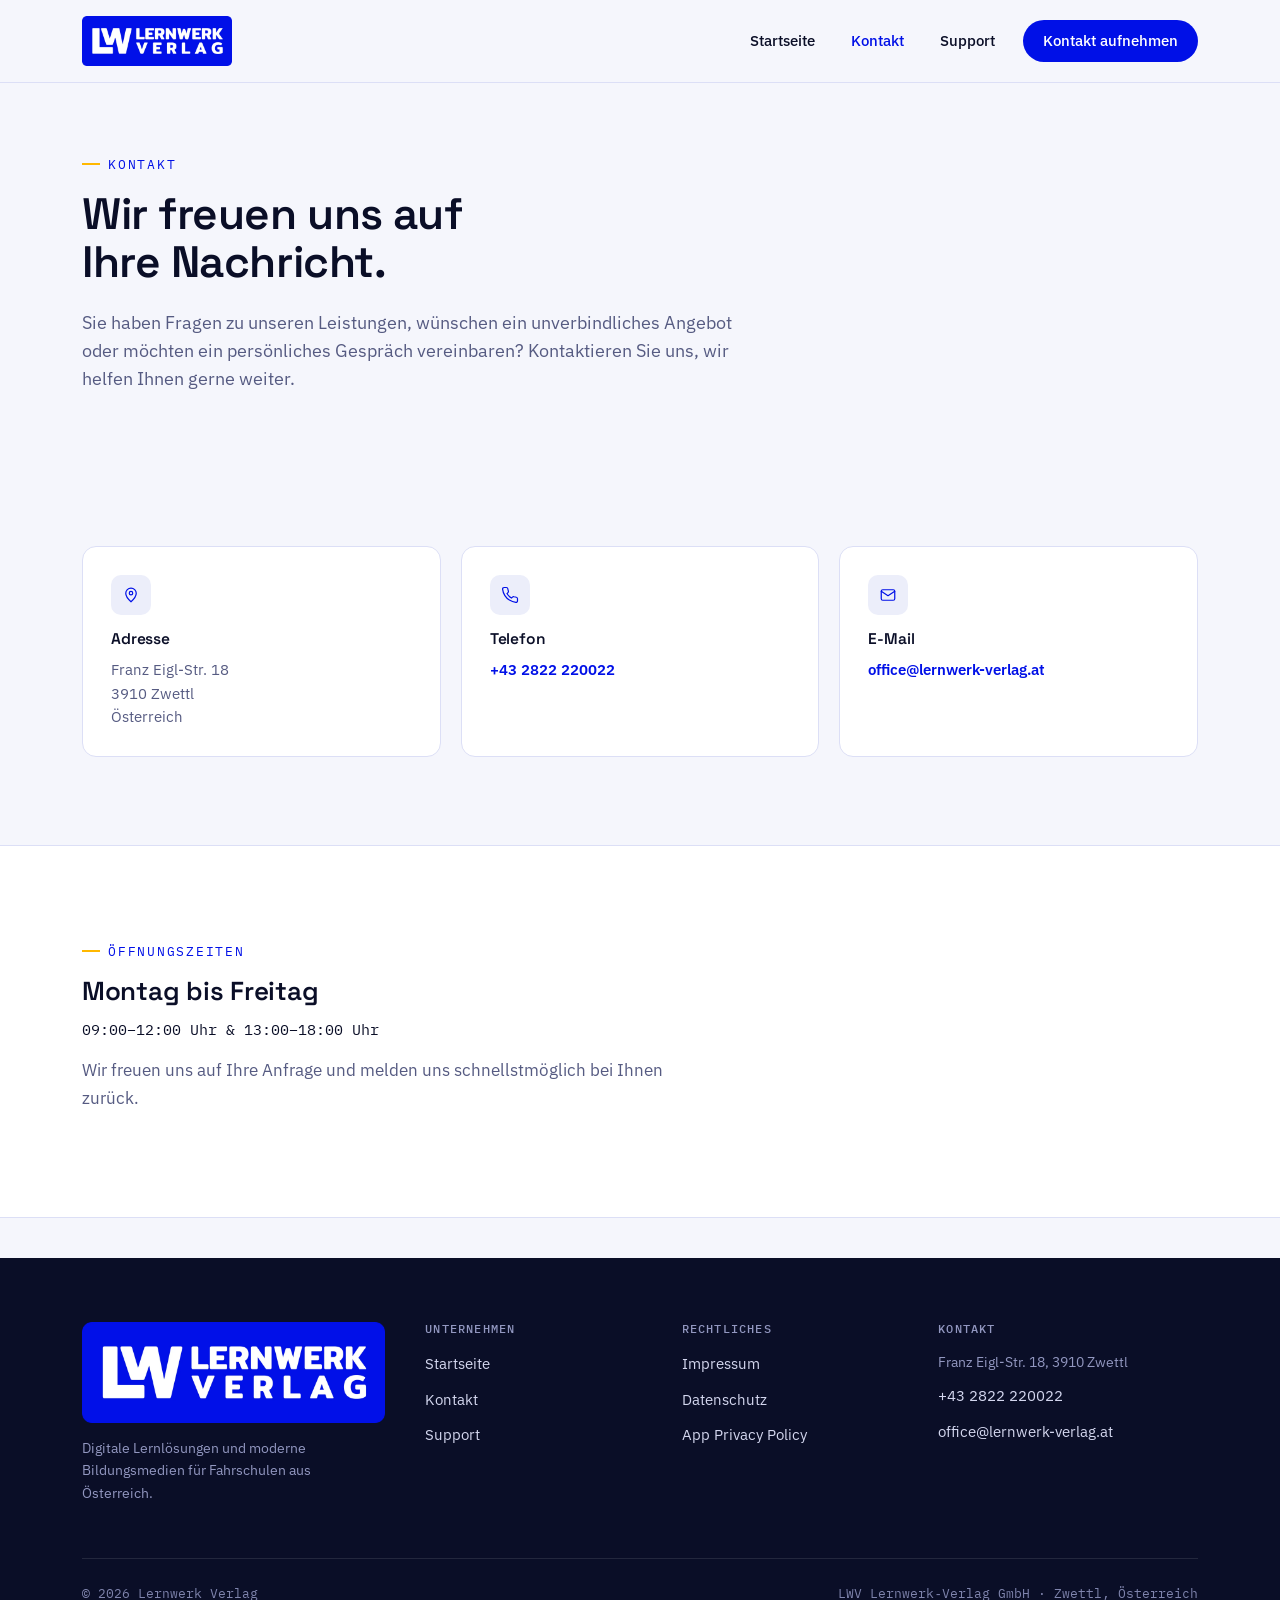
<file: kontakt.html>
<!DOCTYPE html>
<html lang="de">
<head>
<meta charset="UTF-8">
<meta name="viewport" content="width=device-width, initial-scale=1.0">
<link rel="icon" type="image/x-icon" href="assets/img/LWV_Logo_White-Blue_1000x1000.ico">
<title>Kontakt — LWV Lernwerk-Verlag</title>
<link rel="preconnect" href="https://fonts.googleapis.com">
<link rel="preconnect" href="https://fonts.gstatic.com" crossorigin>
<link href="https://fonts.googleapis.com/css2?family=Space+Grotesk:wght@500;600;700&family=IBM+Plex+Sans:wght@400;500;600&family=IBM+Plex+Mono:wght@400;500&display=swap" rel="stylesheet">
<link rel="stylesheet" href="assets/css/style.css">
</head>
<body>

<header class="site-header">
  <div class="header-inner">
    <a href="index.html" class="brand">
      <img src="assets/img/LWV_LERNWERK_VERLAG_Logo_White-Blue_1920x640.webp" class="logo_full"/>
    </a>
    <button class="nav-toggle" aria-label="Menü öffnen" aria-expanded="false"><span></span></button>
    <nav class="main-nav">
      <a href="index.html">Startseite</a>
      <a href="kontakt.html" class="is-active">Kontakt</a>
      <a href="support.html">Support</a>
      <a href="kontakt.html" class="nav-cta">Kontakt aufnehmen</a>
    </nav>
  </div>
</header>

<main>
  <section class="simple-hero">
    <div class="container">
      <span class="eyebrow">Kontakt</span>
      <h1 style="font-size:clamp(30px,4vw,44px); max-width:16ch;">Wir freuen uns auf Ihre Nachricht.</h1>
      <p>Sie haben Fragen zu unseren Leistungen, wünschen ein unverbindliches Angebot oder möchten ein persönliches Gespräch vereinbaren? Kontaktieren Sie uns, wir helfen Ihnen gerne weiter.</p>
    </div>
  </section>

  <section class="section">
    <div class="container">
      <div class="info-grid">
        <div class="info-card">
          <span class="ic"><svg width="18" height="18" viewBox="0 0 24 24" fill="none"><path d="M12 21s-7-6.1-7-11.3A7 7 0 0 1 19 9.7C19 14.9 12 21 12 21z" stroke="currentColor" stroke-width="1.6"/><circle cx="12" cy="9.5" r="2.3" stroke="currentColor" stroke-width="1.6"/></svg></span>
          <h3>Adresse</h3>
          <p>Franz Eigl-Str. 18<br>3910 Zwettl<br>Österreich</p>
        </div>
        <div class="info-card">
          <span class="ic"><svg width="18" height="18" viewBox="0 0 24 24" fill="none"><path d="M22 16.9v3a2 2 0 0 1-2.2 2 19.8 19.8 0 0 1-8.6-3.1 19.5 19.5 0 0 1-6-6 19.8 19.8 0 0 1-3.1-8.6A2 2 0 0 1 4.1 2h3a2 2 0 0 1 2 1.7c.1 1 .4 2.1.7 3a2 2 0 0 1-.5 2.1L8 10.1a16 16 0 0 0 6 6l1.3-1.3a2 2 0 0 1 2.1-.5c1 .3 2 .6 3 .7a2 2 0 0 1 1.6 2z" stroke="currentColor" stroke-width="1.6"/></svg></span>
          <h3>Telefon</h3>
          <p><a href="tel:+43282222022">+43 2822 220022</a></p>
        </div>
        <div class="info-card">
          <span class="ic"><svg width="18" height="18" viewBox="0 0 24 24" fill="none"><rect x="3" y="5" width="18" height="14" rx="2" stroke="currentColor" stroke-width="1.6"/><path d="m3 7 9 6 9-6" stroke="currentColor" stroke-width="1.6" stroke-linecap="round" stroke-linejoin="round"/></svg></span>
          <h3>E-Mail</h3>
          <p><a href="mailto:office@lernwerk-verlag.at">office@lernwerk-verlag.at</a></p>
        </div>
      </div>
    </div>
  </section>

  <section class="section section-alt">
    <div class="container">
      <div class="section-head" style="margin-bottom:0;">
        <span class="eyebrow">Öffnungszeiten</span>
        <h2 style="font-size:26px;">Montag bis Freitag</h2>
        <p style="font-family:var(--font-mono); font-size:15px; color:var(--ink);">09:00–12:00 Uhr &amp; 13:00–18:00 Uhr</p>
        <p>Wir freuen uns auf Ihre Anfrage und melden uns schnellstmöglich bei Ihnen zurück.</p>
      </div>
    </div>
  </section>
</main>

<footer class="site-footer">
  <div class="container">
    <div class="footer-grid">
      <div class="footer-brand">
        <a href="index.html" class="brand"><img src="assets/img/LWV_LERNWERK_VERLAG_Logo_White-Blue_1920x640.webp" class="logo_full"/></a>
        <p>Digitale Lernlösungen und moderne Bildungsmedien für Fahrschulen aus Österreich.</p>
      </div>
      <div class="footer-col">
        <h4>Unternehmen</h4>
        <ul>
          <li><a href="index.html">Startseite</a></li>
          <li><a href="kontakt.html">Kontakt</a></li>
          <li><a href="support.html">Support</a></li>
        </ul>
      </div>
      <div class="footer-col">
        <h4>Rechtliches</h4>
        <ul>
          <li><a href="impressum.html">Impressum</a></li>
          <li><a href="datenschutz.html">Datenschutz</a></li>
          <li><a href="privacy-policy.html">App Privacy Policy</a></li>
        </ul>
      </div>
      <div class="footer-col">
        <h4>Kontakt</h4>
        <ul>
          <li class="muted">Franz Eigl-Str. 18, 3910 Zwettl</li>
          <li><a href="tel:+43282222022">+43 2822 220022</a></li>
          <li><a href="mailto:office@lernwerk-verlag.at">office@lernwerk-verlag.at</a></li>
        </ul>
      </div>
    </div>

    <img src="assets/img/clemens_prof_pic_small.webp" style="display: none;"/>
    <img src="assets/img/lukas_prof_pic_small.png" style="display: none;"/>

    <div class="footer-bottom">
      <span>© 2026 Lernwerk Verlag</span>
      <span>LWV Lernwerk&#8209;Verlag GmbH · Zwettl, Österreich</span>
    </div>
  </div>
</footer>

<script src="assets/js/main.js"></script>
</body>
</html>
</file>
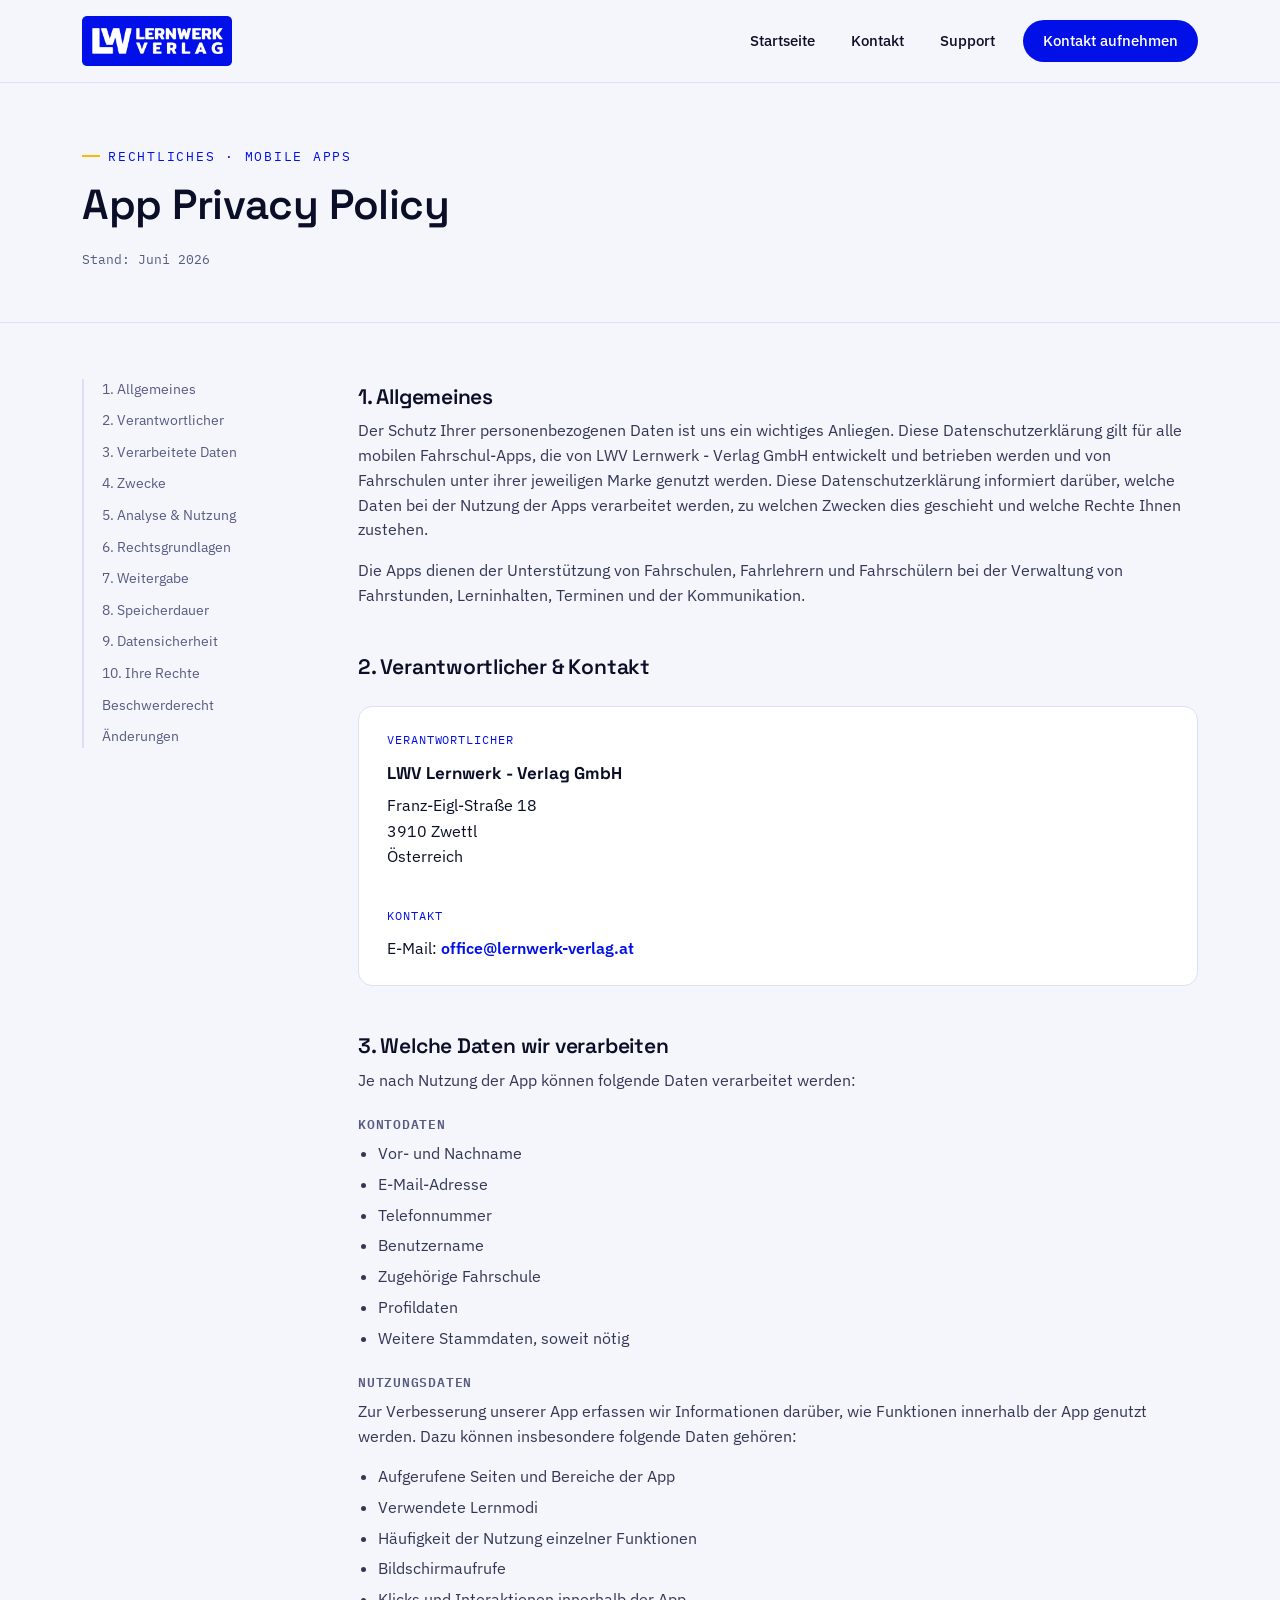
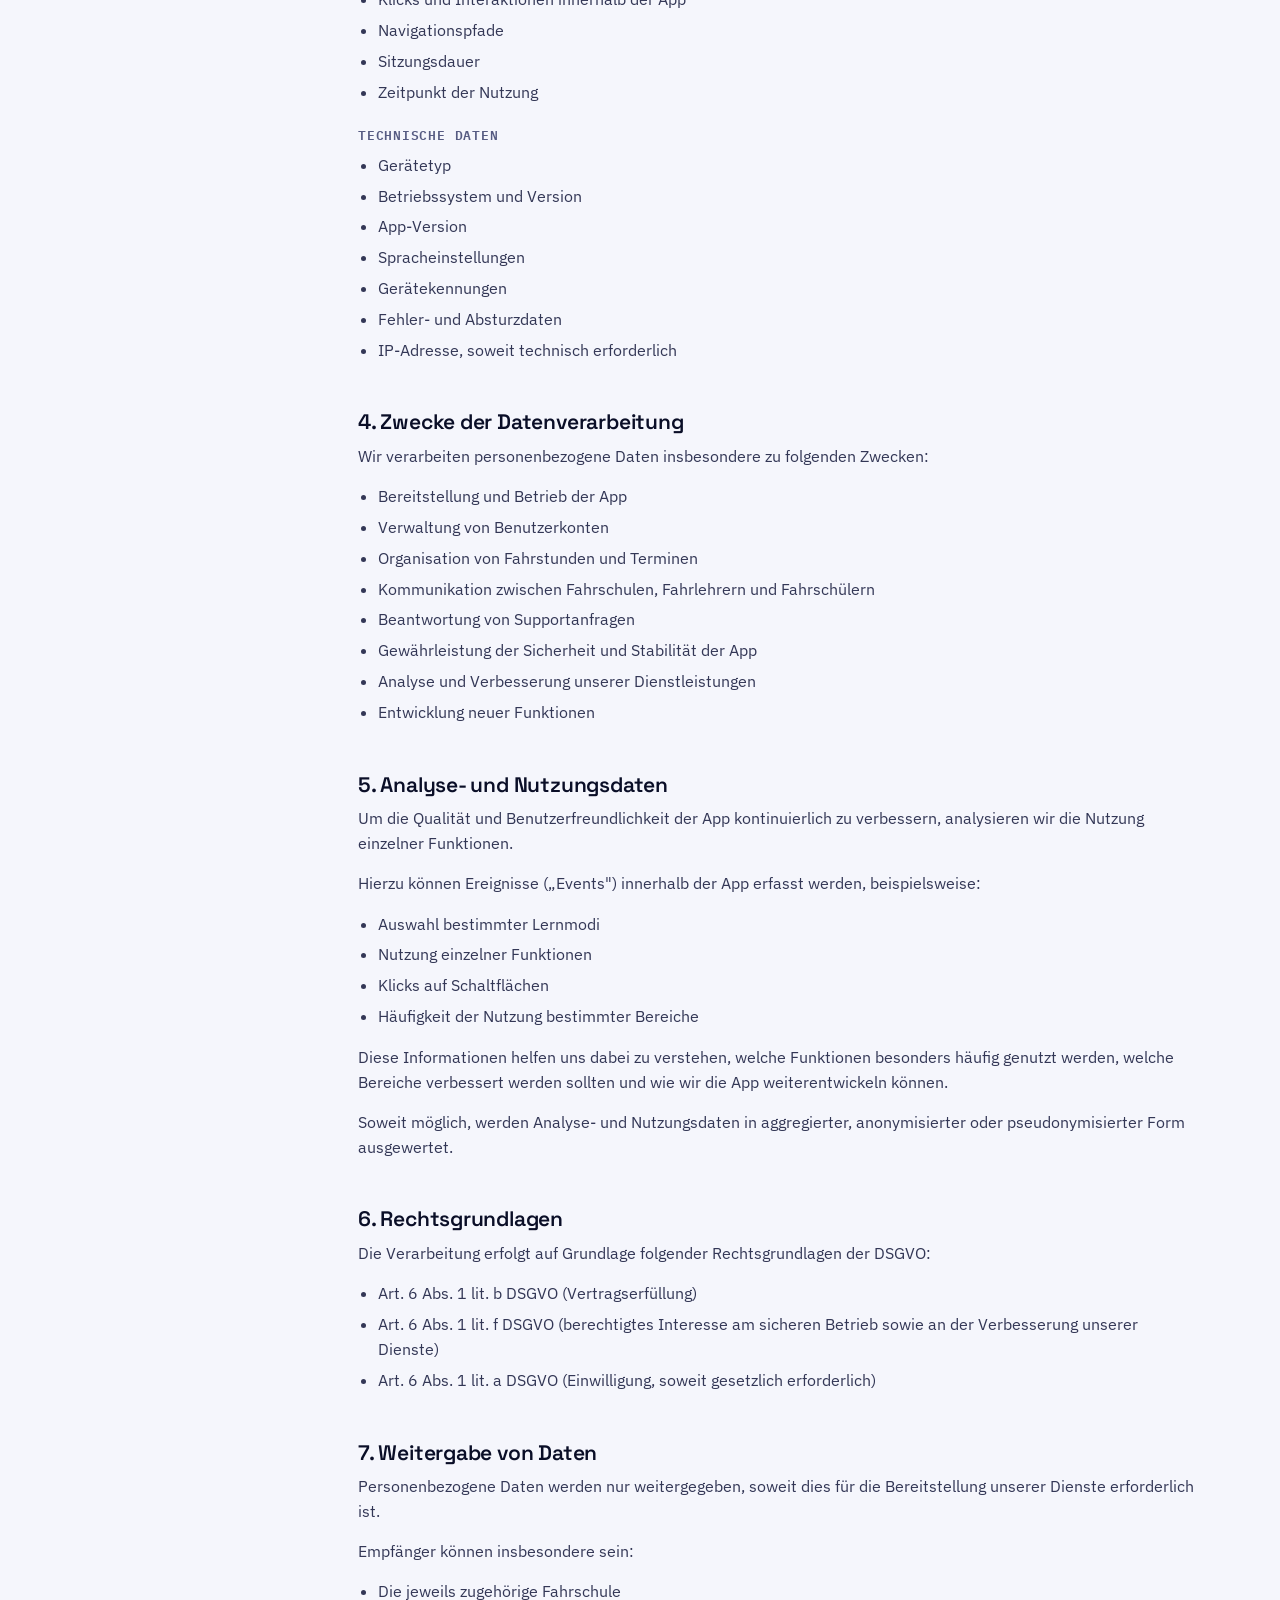
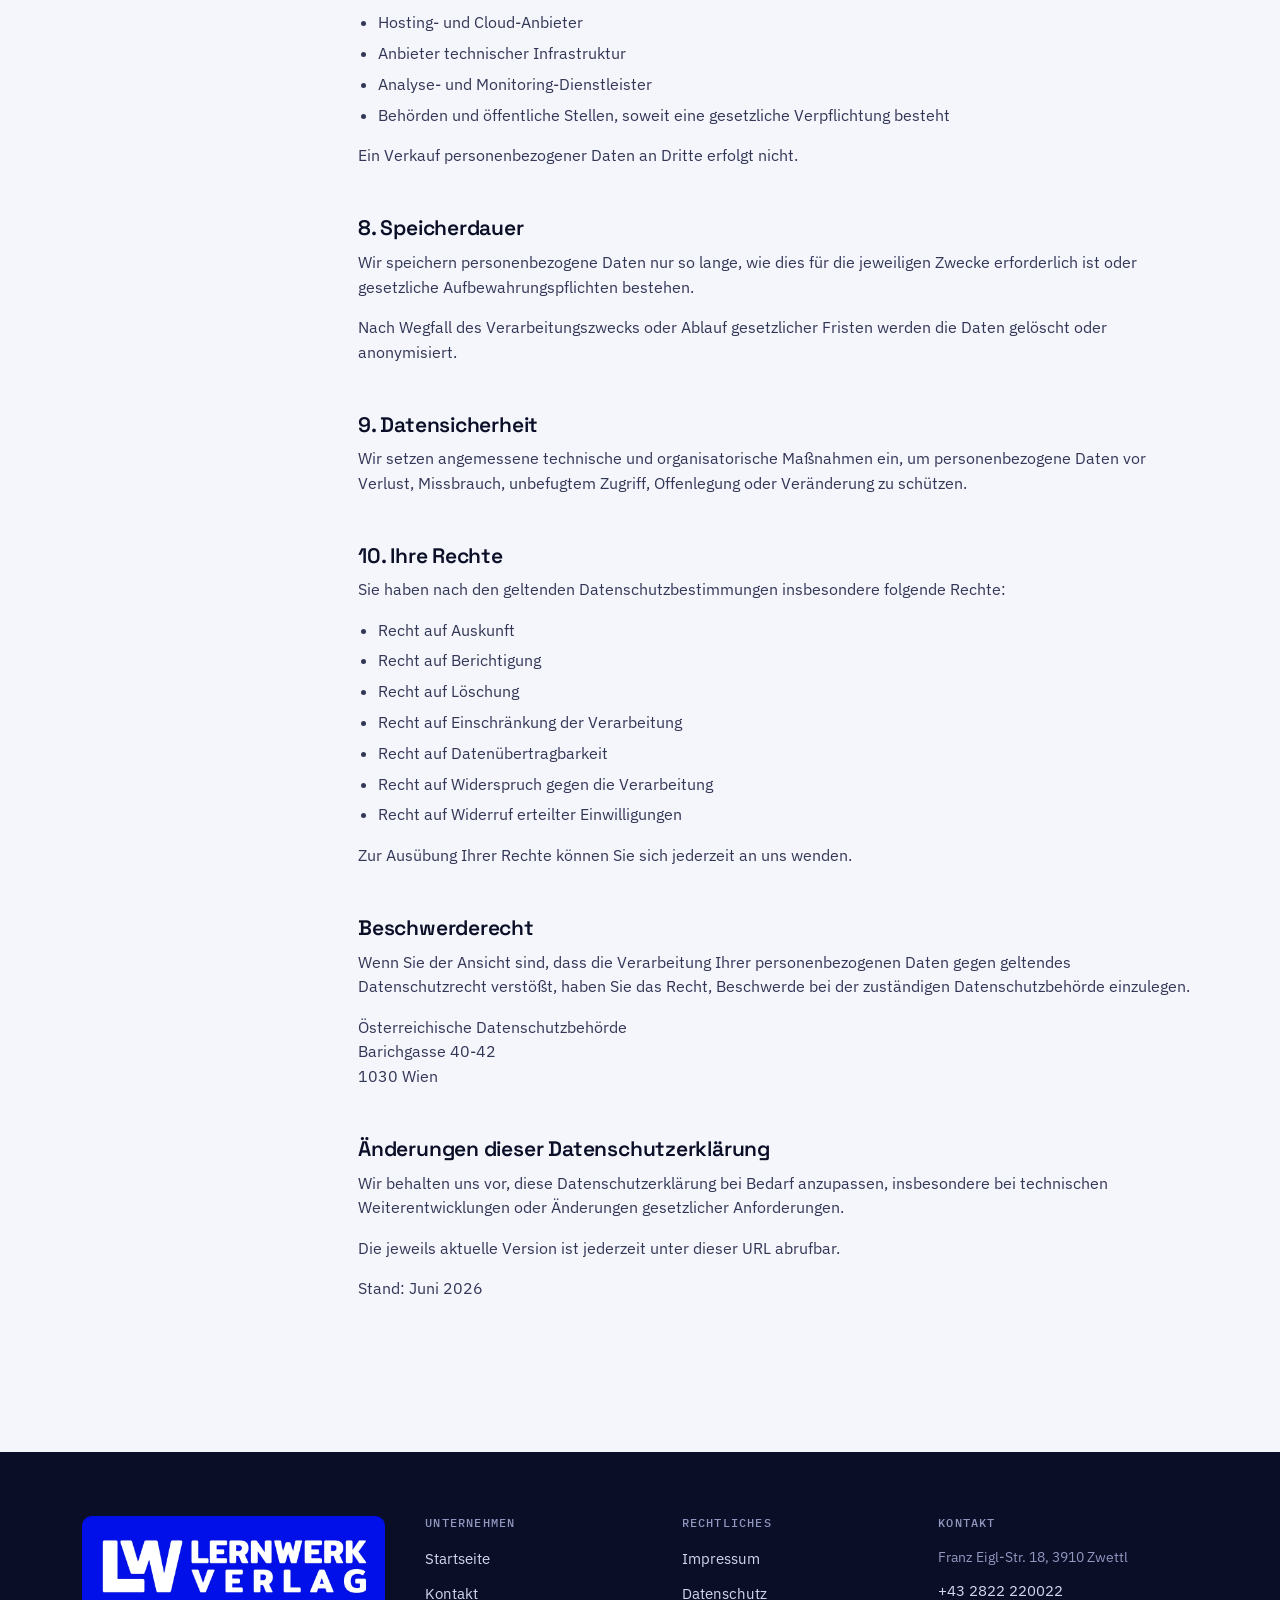
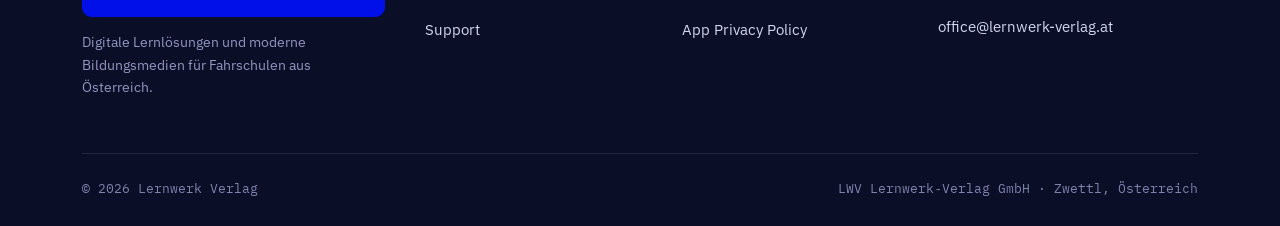
<file: privacy-policy.html>
<!DOCTYPE html>
<html lang="de">
<head>
<meta charset="UTF-8">
<meta name="viewport" content="width=device-width, initial-scale=1.0">
<link rel="icon" type="image/x-icon" href="assets/img/LWV_Logo_White-Blue_1000x1000.ico">
<title>App Privacy Policy — LWV Lernwerk-Verlag</title>
<link rel="preconnect" href="https://fonts.googleapis.com">
<link rel="preconnect" href="https://fonts.gstatic.com" crossorigin>
<link href="https://fonts.googleapis.com/css2?family=Space+Grotesk:wght@500;600;700&family=IBM+Plex+Sans:wght@400;500;600&family=IBM+Plex+Mono:wght@400;500&display=swap" rel="stylesheet">
<link rel="stylesheet" href="assets/css/style.css">
</head>
<body>

<header class="site-header">
  <div class="header-inner">
    <a href="index.html" class="brand">
      <img src="assets/img/LWV_LERNWERK_VERLAG_Logo_White-Blue_1920x640.webp" class="logo_full"/>
    </a>
    <button class="nav-toggle" aria-label="Menü öffnen" aria-expanded="false"><span></span></button>
    <nav class="main-nav">
      <a href="index.html">Startseite</a>
      <a href="kontakt.html">Kontakt</a>
      <a href="support.html">Support</a>
      <a href="kontakt.html" class="nav-cta">Kontakt aufnehmen</a>
    </nav>
  </div>
</header>

<main>
  <section class="page-hero">
    <div class="container">
      <span class="eyebrow">Rechtliches · Mobile Apps</span>
      <h1>App Privacy Policy</h1>
      <p class="updated">Stand: Juni 2026</p>
    </div>
  </section>

  <section class="container">
    <div class="legal">
      <aside class="legal-toc" aria-label="Inhalt">
        <a href="#allgemeines">1. Allgemeines</a>
        <a href="#verantwortlicher">2. Verantwortlicher</a>
        <a href="#daten">3. Verarbeitete Daten</a>
        <a href="#zwecke">4. Zwecke</a>
        <a href="#analyse">5. Analyse &amp; Nutzung</a>
        <a href="#rechtsgrundlagen">6. Rechtsgrundlagen</a>
        <a href="#weitergabe">7. Weitergabe</a>
        <a href="#speicherdauer">8. Speicherdauer</a>
        <a href="#sicherheit">9. Datensicherheit</a>
        <a href="#rechte">10. Ihre Rechte</a>
        <a href="#beschwerde">Beschwerderecht</a>
        <a href="#aenderungen">Änderungen</a>
      </aside>

      <div class="legal-body">
        <h2 id="allgemeines">1. Allgemeines</h2>
        <p>Der Schutz Ihrer personenbezogenen Daten ist uns ein wichtiges Anliegen. Diese Datenschutzerklärung gilt für alle mobilen Fahrschul-Apps, die von LWV Lernwerk&nbsp;-&nbsp;Verlag GmbH entwickelt und betrieben werden und von Fahrschulen unter ihrer jeweiligen Marke genutzt werden. Diese Datenschutzerklärung informiert darüber, welche Daten bei der Nutzung der Apps verarbeitet werden, zu welchen Zwecken dies geschieht und welche Rechte Ihnen zustehen.</p>
        <p>Die Apps dienen der Unterstützung von Fahrschulen, Fahrlehrern und Fahrschülern bei der Verwaltung von Fahrstunden, Lerninhalten, Terminen und der Kommunikation.</p>

        <h2 id="verantwortlicher">2. Verantwortlicher &amp; Kontakt</h2>
        <div class="legal-org">
          <span class="tag">Verantwortlicher</span>
          <strong>LWV Lernwerk&nbsp;-&nbsp;Verlag GmbH</strong>
          Franz-Eigl-Straße 18<br>3910 Zwettl<br>Österreich<br><br>
          <span class="tag" style="margin-top:12px;">Kontakt</span>
          E-Mail: <a href="mailto:office@lernwerk-verlag.at" style="color:var(--blue); font-weight:600;">office@lernwerk-verlag.at</a>
        </div>

        <h2 id="daten">3. Welche Daten wir verarbeiten</h2>
        <p>Je nach Nutzung der App können folgende Daten verarbeitet werden:</p>

        <h3 style="font-family:var(--font-mono); font-size:13px; text-transform:uppercase; letter-spacing:.06em; color:var(--muted); margin:24px 0 10px;">Kontodaten</h3>
        <ul>
          <li>Vor- und Nachname</li>
          <li>E-Mail-Adresse</li>
          <li>Telefonnummer</li>
          <li>Benutzername</li>
          <li>Zugehörige Fahrschule</li>
          <li>Profildaten</li>
          <li>Weitere Stammdaten, soweit nötig</li>
        </ul>

        <h3 style="font-family:var(--font-mono); font-size:13px; text-transform:uppercase; letter-spacing:.06em; color:var(--muted); margin:24px 0 10px;">Nutzungsdaten</h3>
        <p>Zur Verbesserung unserer App erfassen wir Informationen darüber, wie Funktionen innerhalb der App genutzt werden. Dazu können insbesondere folgende Daten gehören:</p>
        <ul>
          <li>Aufgerufene Seiten und Bereiche der App</li>
          <li>Verwendete Lernmodi</li>
          <li>Häufigkeit der Nutzung einzelner Funktionen</li>
          <li>Bildschirmaufrufe</li>
          <li>Klicks und Interaktionen innerhalb der App</li>
          <li>Navigationspfade</li>
          <li>Sitzungsdauer</li>
          <li>Zeitpunkt der Nutzung</li>
        </ul>

        <h3 style="font-family:var(--font-mono); font-size:13px; text-transform:uppercase; letter-spacing:.06em; color:var(--muted); margin:24px 0 10px;">Technische Daten</h3>
        <ul>
          <li>Gerätetyp</li>
          <li>Betriebssystem und Version</li>
          <li>App-Version</li>
          <li>Spracheinstellungen</li>
          <li>Gerätekennungen</li>
          <li>Fehler- und Absturzdaten</li>
          <li>IP-Adresse, soweit technisch erforderlich</li>
        </ul>

        <h2 id="zwecke">4. Zwecke der Datenverarbeitung</h2>
        <p>Wir verarbeiten personenbezogene Daten insbesondere zu folgenden Zwecken:</p>
        <ul>
          <li>Bereitstellung und Betrieb der App</li>
          <li>Verwaltung von Benutzerkonten</li>
          <li>Organisation von Fahrstunden und Terminen</li>
          <li>Kommunikation zwischen Fahrschulen, Fahrlehrern und Fahrschülern</li>
          <li>Beantwortung von Supportanfragen</li>
          <li>Gewährleistung der Sicherheit und Stabilität der App</li>
          <li>Analyse und Verbesserung unserer Dienstleistungen</li>
          <li>Entwicklung neuer Funktionen</li>
        </ul>

        <h2 id="analyse">5. Analyse- und Nutzungsdaten</h2>
        <p>Um die Qualität und Benutzerfreundlichkeit der App kontinuierlich zu verbessern, analysieren wir die Nutzung einzelner Funktionen.</p>
        <p>Hierzu können Ereignisse („Events") innerhalb der App erfasst werden, beispielsweise:</p>
        <ul>
          <li>Auswahl bestimmter Lernmodi</li>
          <li>Nutzung einzelner Funktionen</li>
          <li>Klicks auf Schaltflächen</li>
          <li>Häufigkeit der Nutzung bestimmter Bereiche</li>
        </ul>
        <p>Diese Informationen helfen uns dabei zu verstehen, welche Funktionen besonders häufig genutzt werden, welche Bereiche verbessert werden sollten und wie wir die App weiterentwickeln können.</p>
        <p>Soweit möglich, werden Analyse- und Nutzungsdaten in aggregierter, anonymisierter oder pseudonymisierter Form ausgewertet.</p>

        <h2 id="rechtsgrundlagen">6. Rechtsgrundlagen</h2>
        <p>Die Verarbeitung erfolgt auf Grundlage folgender Rechtsgrundlagen der DSGVO:</p>
        <ul>
          <li>Art. 6 Abs. 1 lit. b DSGVO (Vertragserfüllung)</li>
          <li>Art. 6 Abs. 1 lit. f DSGVO (berechtigtes Interesse am sicheren Betrieb sowie an der Verbesserung unserer Dienste)</li>
          <li>Art. 6 Abs. 1 lit. a DSGVO (Einwilligung, soweit gesetzlich erforderlich)</li>
        </ul>

        <h2 id="weitergabe">7. Weitergabe von Daten</h2>
        <p>Personenbezogene Daten werden nur weitergegeben, soweit dies für die Bereitstellung unserer Dienste erforderlich ist.</p>
        <p>Empfänger können insbesondere sein:</p>
        <ul>
          <li>Die jeweils zugehörige Fahrschule</li>
          <li>Hosting- und Cloud-Anbieter</li>
          <li>Anbieter technischer Infrastruktur</li>
          <li>Analyse- und Monitoring-Dienstleister</li>
          <li>Behörden und öffentliche Stellen, soweit eine gesetzliche Verpflichtung besteht</li>
        </ul>
        <p>Ein Verkauf personenbezogener Daten an Dritte erfolgt nicht.</p>

        <h2 id="speicherdauer">8. Speicherdauer</h2>
        <p>Wir speichern personenbezogene Daten nur so lange, wie dies für die jeweiligen Zwecke erforderlich ist oder gesetzliche Aufbewahrungspflichten bestehen.</p>
        <p>Nach Wegfall des Verarbeitungszwecks oder Ablauf gesetzlicher Fristen werden die Daten gelöscht oder anonymisiert.</p>

        <h2 id="sicherheit">9. Datensicherheit</h2>
        <p>Wir setzen angemessene technische und organisatorische Maßnahmen ein, um personenbezogene Daten vor Verlust, Missbrauch, unbefugtem Zugriff, Offenlegung oder Veränderung zu schützen.</p>

        <h2 id="rechte">10. Ihre Rechte</h2>
        <p>Sie haben nach den geltenden Datenschutzbestimmungen insbesondere folgende Rechte:</p>
        <ul>
          <li>Recht auf Auskunft</li>
          <li>Recht auf Berichtigung</li>
          <li>Recht auf Löschung</li>
          <li>Recht auf Einschränkung der Verarbeitung</li>
          <li>Recht auf Datenübertragbarkeit</li>
          <li>Recht auf Widerspruch gegen die Verarbeitung</li>
          <li>Recht auf Widerruf erteilter Einwilligungen</li>
        </ul>
        <p>Zur Ausübung Ihrer Rechte können Sie sich jederzeit an uns wenden.</p>

        <h2 id="beschwerde">Beschwerderecht</h2>
        <p>Wenn Sie der Ansicht sind, dass die Verarbeitung Ihrer personenbezogenen Daten gegen geltendes Datenschutzrecht verstößt, haben Sie das Recht, Beschwerde bei der zuständigen Datenschutzbehörde einzulegen.</p>
        <p>Österreichische Datenschutzbehörde<br>Barichgasse 40-42<br>1030 Wien</p>

        <h2 id="aenderungen">Änderungen dieser Datenschutzerklärung</h2>
        <p>Wir behalten uns vor, diese Datenschutzerklärung bei Bedarf anzupassen, insbesondere bei technischen Weiterentwicklungen oder Änderungen gesetzlicher Anforderungen.</p>
        <p>Die jeweils aktuelle Version ist jederzeit unter dieser URL abrufbar.</p>
        <p class="updated">Stand: Juni 2026</p>
      </div>
    </div>
  </section>
</main>

<footer class="site-footer">
  <div class="container">
    <div class="footer-grid">
      <div class="footer-brand">
        <a href="index.html" class="brand"><img src="assets/img/LWV_LERNWERK_VERLAG_Logo_White-Blue_1920x640.webp" class="logo_full"/></a>
        <p>Digitale Lernlösungen und moderne Bildungsmedien für Fahrschulen aus Österreich.</p>
      </div>
      <div class="footer-col">
        <h4>Unternehmen</h4>
        <ul>
          <li><a href="index.html">Startseite</a></li>
          <li><a href="kontakt.html">Kontakt</a></li>
          <li><a href="support.html">Support</a></li>
        </ul>
      </div>
      <div class="footer-col">
        <h4>Rechtliches</h4>
        <ul>
          <li><a href="impressum.html">Impressum</a></li>
          <li><a href="datenschutz.html">Datenschutz</a></li>
          <li><a href="privacy-policy.html">App Privacy Policy</a></li>
        </ul>
      </div>
      <div class="footer-col">
        <h4>Kontakt</h4>
        <ul>
          <li class="muted">Franz Eigl-Str. 18, 3910 Zwettl</li>
          <li><a href="tel:+43282222022">+43 2822 220022</a></li>
          <li><a href="mailto:office@lernwerk-verlag.at">office@lernwerk-verlag.at</a></li>
        </ul>
      </div>
    </div>
    <div class="footer-bottom">
      <span>© 2026 Lernwerk Verlag</span>
      <span>LWV Lernwerk&#8209;Verlag GmbH · Zwettl, Österreich</span>
    </div>
  </div>
</footer>

<script src="assets/js/main.js"></script>
</body>
</html>
</file>
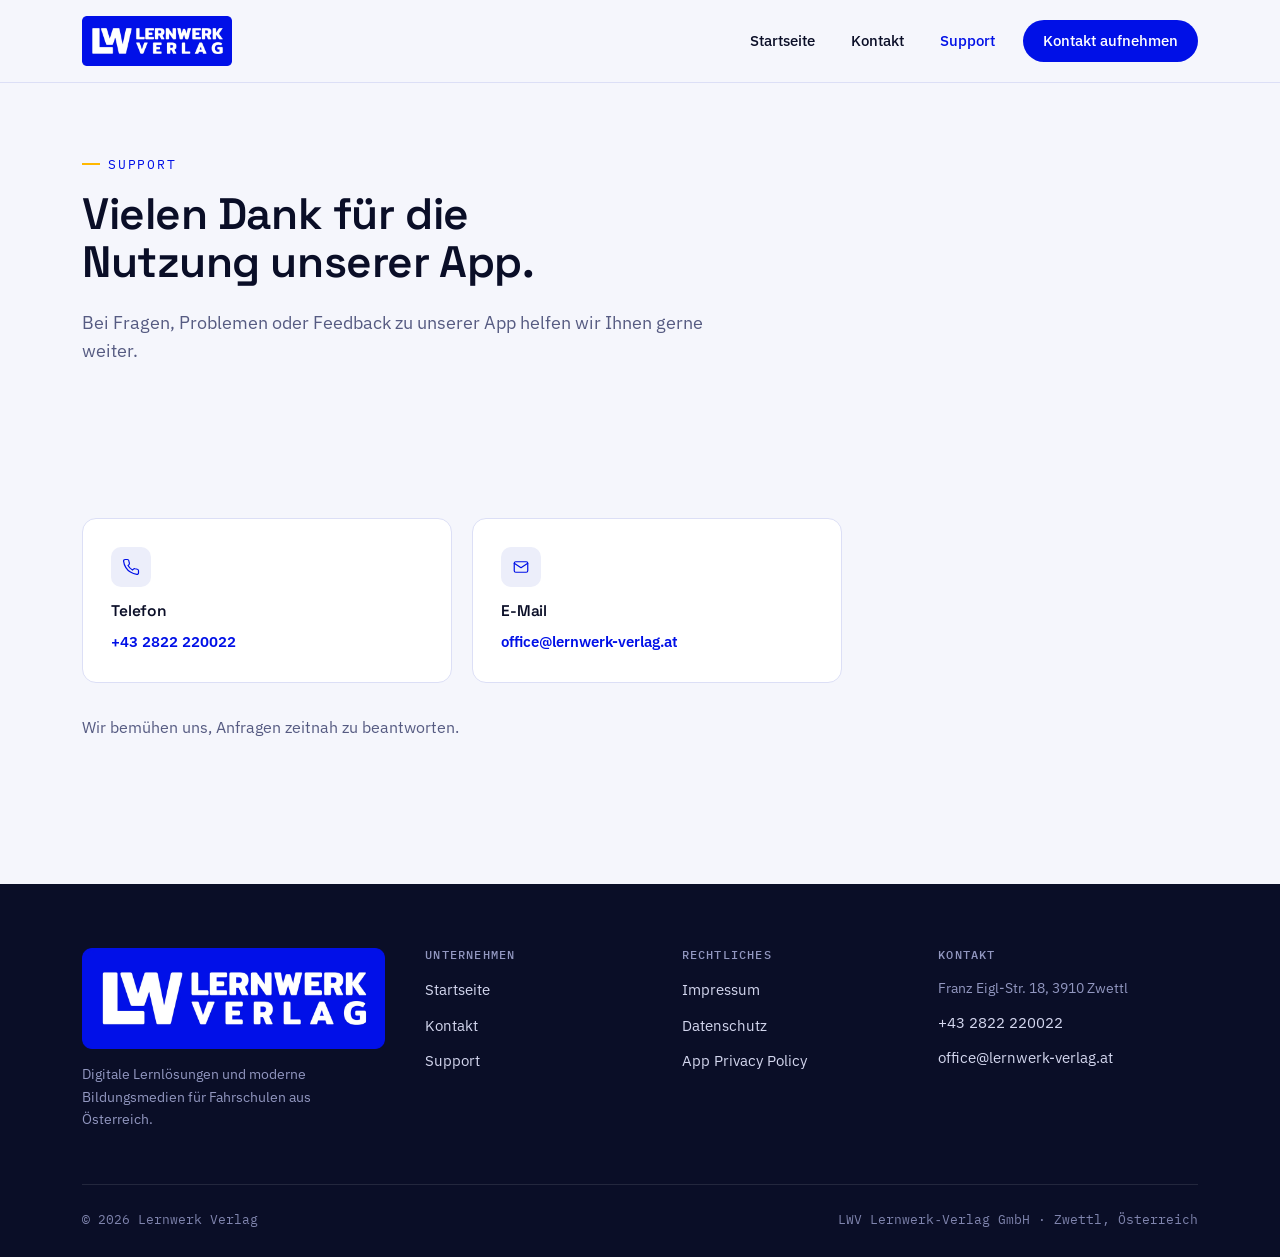
<file: support.html>
<!DOCTYPE html>
<html lang="de">
<head>
<meta charset="UTF-8">
<meta name="viewport" content="width=device-width, initial-scale=1.0">
<link rel="icon" type="image/x-icon" href="assets/img/LWV_Logo_White-Blue_1000x1000.ico">
<title>Support — LWV Lernwerk-Verlag</title>
<link rel="preconnect" href="https://fonts.googleapis.com">
<link rel="preconnect" href="https://fonts.gstatic.com" crossorigin>
<link href="https://fonts.googleapis.com/css2?family=Space+Grotesk:wght@500;600;700&family=IBM+Plex+Sans:wght@400;500;600&family=IBM+Plex+Mono:wght@400;500&display=swap" rel="stylesheet">
<link rel="stylesheet" href="assets/css/style.css">
</head>
<body>

<header class="site-header">
  <div class="header-inner">
    <a href="index.html" class="brand">
      <img src="assets/img/LWV_LERNWERK_VERLAG_Logo_White-Blue_1920x640.webp" class="logo_full"/>
    </a>
    <button class="nav-toggle" aria-label="Menü öffnen" aria-expanded="false"><span></span></button>
    <nav class="main-nav">
      <a href="index.html">Startseite</a>
      <a href="kontakt.html">Kontakt</a>
      <a href="support.html" class="is-active">Support</a>
      <a href="kontakt.html" class="nav-cta">Kontakt aufnehmen</a>
    </nav>
  </div>
</header>

<main>
  <section class="simple-hero">
    <div class="container">
      <span class="eyebrow">Support</span>
      <h1 style="font-size:clamp(30px,4vw,44px); max-width:18ch;">Vielen Dank für die Nutzung unserer App.</h1>
      <p>Bei Fragen, Problemen oder Feedback zu unserer App helfen wir Ihnen gerne weiter.</p>
    </div>
  </section>

  <section class="section">
    <div class="container">
      <div class="info-grid" style="grid-template-columns: repeat(2, 1fr); max-width: 760px;">
        <div class="info-card">
          <span class="ic"><svg width="18" height="18" viewBox="0 0 24 24" fill="none"><path d="M22 16.9v3a2 2 0 0 1-2.2 2 19.8 19.8 0 0 1-8.6-3.1 19.5 19.5 0 0 1-6-6 19.8 19.8 0 0 1-3.1-8.6A2 2 0 0 1 4.1 2h3a2 2 0 0 1 2 1.7c.1 1 .4 2.1.7 3a2 2 0 0 1-.5 2.1L8 10.1a16 16 0 0 0 6 6l1.3-1.3a2 2 0 0 1 2.1-.5c1 .3 2 .6 3 .7a2 2 0 0 1 1.6 2z" stroke="currentColor" stroke-width="1.6"/></svg></span>
          <h3>Telefon</h3>
          <p><a href="tel:+43282222022">+43 2822 220022</a></p>
        </div>
        <div class="info-card">
          <span class="ic"><svg width="18" height="18" viewBox="0 0 24 24" fill="none"><rect x="3" y="5" width="18" height="14" rx="2" stroke="currentColor" stroke-width="1.6"/><path d="m3 7 9 6 9-6" stroke="currentColor" stroke-width="1.6" stroke-linecap="round" stroke-linejoin="round"/></svg></span>
          <h3>E-Mail</h3>
          <p><a href="mailto:office@lernwerk-verlag.at">office@lernwerk-verlag.at</a></p>
        </div>
      </div>
      <p style="margin-top:32px; color:var(--muted); max-width:60ch;">Wir bemühen uns, Anfragen zeitnah zu beantworten.</p>
    </div>
  </section>
</main>

<footer class="site-footer">
  <div class="container">
    <div class="footer-grid">
      <div class="footer-brand">
        <a href="index.html" class="brand"><img src="assets/img/LWV_LERNWERK_VERLAG_Logo_White-Blue_1920x640.webp" class="logo_full"/></a>
        <p>Digitale Lernlösungen und moderne Bildungsmedien für Fahrschulen aus Österreich.</p>
      </div>
      <div class="footer-col">
        <h4>Unternehmen</h4>
        <ul>
          <li><a href="index.html">Startseite</a></li>
          <li><a href="kontakt.html">Kontakt</a></li>
          <li><a href="support.html">Support</a></li>
        </ul>
      </div>
      <div class="footer-col">
        <h4>Rechtliches</h4>
        <ul>
          <li><a href="impressum.html">Impressum</a></li>
          <li><a href="datenschutz.html">Datenschutz</a></li>
          <li><a href="privacy-policy.html">App Privacy Policy</a></li>
        </ul>
      </div>
      <div class="footer-col">
        <h4>Kontakt</h4>
        <ul>
          <li class="muted">Franz Eigl-Str. 18, 3910 Zwettl</li>
          <li><a href="tel:+43282222022">+43 2822 220022</a></li>
          <li><a href="mailto:office@lernwerk-verlag.at">office@lernwerk-verlag.at</a></li>
        </ul>
      </div>
    </div>
    <div class="footer-bottom">
      <span>© 2026 Lernwerk Verlag</span>
      <span>LWV Lernwerk&#8209;Verlag GmbH · Zwettl, Österreich</span>
    </div>
  </div>
</footer>

<script src="assets/js/main.js"></script>
</body>
</html>
</file>
<file: assets/css/style.css>
/* ===========================================================
   LWV Lernwerk-Verlag — Design Tokens
   =========================================================== */
:root{
  --blue: #0010e7;
  --blue-deep: #000a8f;
  --blue-soft: #3d49ee;
  --ink: #0a0e27;
  --paper: #f5f6fc;
  --paper-deep: #eceefa;
  --white: #ffffff;
  --amber: #ffb800;
  --line: #dcdff6;
  --line-strong: #b9beed;
  --muted: #565b82;

  --font-display: "Space Grotesk", "Helvetica Neue", Arial, sans-serif;
  --font-body: "IBM Plex Sans", "Helvetica Neue", Arial, sans-serif;
  --font-mono: "IBM Plex Mono", ui-monospace, Menlo, monospace;

  --container: 1180px;
  --radius: 14px;
  --radius-sm: 8px;
}

*, *::before, *::after{ box-sizing: border-box; }
html{ scroll-behavior: smooth; }
body{
  margin:0;
  background: var(--paper);
  color: var(--ink);
  font-family: var(--font-body);
  font-size: 16px;
  line-height: 1.6;
  -webkit-font-smoothing: antialiased;
}
img{ max-width:100%; display:block; }
a{ color: inherit; text-decoration:none; }
ul{ margin:0; padding:0; }
h1,h2,h3,h4{
  font-family: var(--font-display);
  font-weight: 600;
  line-height: 1.1;
  margin: 0 0 .5em 0;
  letter-spacing: -0.01em;
}
p{ margin: 0 0 1em 0; }
.container{
  width: 100%;
  max-width: var(--container);
  margin: 0 auto;
  padding: 0 32px;
}

@media (max-width: 640px){
  .container{ padding: 0 20px; }
}

.header-inner > a > img {
  max-height: 50px;
}

/* Focus visibility */
a:focus-visible, button:focus-visible{
  outline: 3px solid var(--amber);
  outline-offset: 2px;
  border-radius: 4px;
}

@media (prefers-reduced-motion: reduce){
  *{ animation-duration: 0.001ms !important; animation-iteration-count: 1 !important; transition-duration: 0.001ms !important; scroll-behavior: auto !important; }
}

/* ===========================================================
   Eyebrow / mono labels
   =========================================================== */
.eyebrow{
  font-family: var(--font-mono);
  font-size: 12.5px;
  letter-spacing: 0.14em;
  text-transform: uppercase;
  color: var(--blue);
  display: inline-flex;
  align-items: center;
  gap: 8px;
  margin-bottom: 16px;
}
.eyebrow::before{
  content: "";
  width: 18px;
  height: 2px;
  background: var(--amber);
  display: inline-block;
}

/* ===========================================================
   Header / Navigation
   =========================================================== */
.site-header{
  position: sticky;
  top: 0;
  z-index: 100;
  background: rgba(245,246,252,0.86);
  backdrop-filter: blur(10px);
  border-bottom: 1px solid var(--line);
}
.header-inner{
  display:flex;
  align-items:center;
  justify-content:space-between;
  padding: 16px 32px;
  max-width: var(--container);
  margin: 0 auto;
}
.brand{
  display:flex;
  align-items:center;
  gap: 12px;
  font-family: var(--font-display);
  font-weight: 700;
  font-size: 17px;
  color: var(--ink);
}
.brand-mark{
  width: 38px;
  height: 38px;
  border-radius: 9px;
  background: var(--blue);
  color: var(--white);
  display:flex;
  align-items:center;
  justify-content:center;
  font-family: var(--font-mono);
  font-weight: 700;
  font-size: 13px;
  letter-spacing: 0.02em;
  flex-shrink: 0;
  position: relative;
  overflow: hidden;
}
.brand-mark::after{
  content:"";
  position:absolute;
  inset:0;
  background: linear-gradient(135deg, transparent 40%, rgba(255,255,255,0.25) 50%, transparent 60%);
}
.brand small{
  display:block;
  font-family: var(--font-mono);
  font-weight: 400;
  font-size: 10.5px;
  letter-spacing: 0.08em;
  color: var(--muted);
  text-transform: uppercase;
  margin-top: 2px;
}

.main-nav{ display:flex; align-items:center; gap: 4px; }
.main-nav a{
  font-size: 14.5px;
  font-weight: 500;
  padding: 9px 16px;
  border-radius: 999px;
  color: var(--ink);
  transition: background .15s ease, color .15s ease;
}
.main-nav a:hover{ background: var(--paper-deep); color: var(--blue); }
.main-nav a.is-active{ color: var(--blue); }
.nav-cta{
  margin-left: 8px;
  background: var(--blue) !important;
  color: var(--white) !important;
  padding: 9px 20px !important;
}
.nav-cta:hover{ background: var(--blue-deep) !important; color: var(--white) !important; }

.nav-toggle{
  display:none;
  width: 42px; height: 42px;
  border-radius: var(--radius-sm);
  border: 1px solid var(--line-strong);
  background: var(--white);
  cursor:pointer;
  align-items:center;
  justify-content:center;
}
.nav-toggle span, .nav-toggle span::before, .nav-toggle span::after{
  content:""; display:block; width: 18px; height: 2px; background: var(--ink); position:relative; transition: transform .2s ease, opacity .2s ease;
}
.nav-toggle span::before{ position:absolute; top:-6px; }
.nav-toggle span::after{ position:absolute; top:6px; }

@media (max-width: 900px){
  .nav-toggle{ display:flex; }
  .main-nav{
    position:absolute;
    top: 100%; left:0; right:0;
    background: var(--white);
    border-bottom: 1px solid var(--line);
    flex-direction:column;
    align-items:stretch;
    padding: 10px 20px 18px;
    gap: 2px;
    display:none;
  }
  .main-nav.is-open{ display:flex; }
  .main-nav a{ padding: 12px 10px; border-radius: 8px; }
  .nav-cta{ margin-left:0; text-align:center; margin-top: 6px; }
}

/* ===========================================================
   Buttons
   =========================================================== */
.btn{
  display:inline-flex;
  align-items:center;
  gap: 8px;
  font-family: var(--font-body);
  font-weight: 600;
  font-size: 15px;
  padding: 13px 24px;
  border-radius: 999px;
  border: 1px solid transparent;
  cursor: pointer;
  transition: transform .15s ease, background .15s ease, border-color .15s ease;
}
.btn:hover{ transform: translateY(-1px); }
.btn-primary{ background: var(--blue); color: var(--white); }
.btn-primary:hover{ background: var(--blue-deep); }
.btn-ghost{ background: transparent; color: var(--ink); border-color: var(--line-strong); }
.btn-ghost:hover{ border-color: var(--blue); color: var(--blue); }
.btn-on-dark{ background: var(--white); color: var(--blue-deep); }
.btn-on-dark:hover{ background: var(--paper-deep); }
.btn-ghost-on-dark{ background: transparent; color: var(--white); border-color: rgba(255,255,255,0.4); }
.btn-ghost-on-dark:hover{ border-color: var(--white); }

/* ===========================================================
   Hero
   =========================================================== */
.hero{
  padding: 76px 0 40px;
  overflow: hidden;
}
.hero-inner{
  display:grid;
  grid-template-columns: 1.05fr 0.95fr;
  gap: 56px;
  align-items:center;
}
.hero h1{
  font-size: clamp(34px, 5vw, 54px);
  color: var(--ink);
  max-width: 12ch;
}
.hero h1 em{
  font-style: normal;
  color: var(--blue);
}
.hero-sub{
  font-size: 18px;
  color: var(--muted);
  max-width: 46ch;
  margin-bottom: 32px;
}
.hero-actions{ display:flex; gap: 14px; flex-wrap: wrap; margin-bottom: 36px; }
.hero-meta{
  display:flex;
  gap: 28px;
  flex-wrap: wrap;
  font-family: var(--font-mono);
  font-size: 12.5px;
  color: var(--muted);
  border-top: 1px dashed var(--line-strong);
  padding-top: 18px;
}
.hero-meta strong{ color: var(--ink); font-weight: 600; }

.route-card{
  background: linear-gradient(165deg, var(--blue) 0%, var(--blue-deep) 100%);
  border-radius: 24px;
  padding: 22px;
  position: relative;
  aspect-ratio: 10/7;
  box-shadow: 0 30px 60px -20px rgba(0,16,231,0.45);
}
.route-card svg{ width:100%; height:100%; display:block; }
.route-label{
  position:absolute;
  font-family: var(--font-mono);
  font-size: 11px;
  letter-spacing: .04em;
  color: var(--white);
  background: rgba(255,255,255,0.14);
  border: 1px solid rgba(255,255,255,0.28);
  padding: 5px 10px;
  border-radius: 999px;
  backdrop-filter: blur(4px);
}

@media (max-width: 900px){
  .hero-inner{ grid-template-columns: 1fr; }
  .route-card{ order: -1; }
}

@media (max-width: 480px){
  .route-card{ padding: 14px; border-radius: 18px; }
}

/* ===========================================================
   Section basics
   =========================================================== */
.section{ padding: 88px 0; }
.section-head{ max-width: 640px; margin-bottom: 48px; }
.section-head p{ color: var(--muted); font-size: 17px; }
.section-alt{ background: var(--white); border-top: 1px solid var(--line); border-bottom: 1px solid var(--line); }

.section-dark{
  background: var(--ink);
  color: var(--paper);
  position: relative;
}
.section-dark .eyebrow{ color: var(--amber); }
.section-dark .eyebrow::before{ background: var(--blue-soft); }
.section-dark h2{ color: var(--white); }
.section-dark p{ color: #b7bce0; }

/* lane-marking divider */
.lane-divider{
  height: 3px;
  background-image: repeating-linear-gradient(90deg, var(--blue) 0 28px, transparent 28px 48px);
  opacity: .55;
}

/* ===========================================================
   Über uns
   =========================================================== */
.about-grid{
  display:grid;
  grid-template-columns: 1fr 1fr;
  gap: 56px;
  align-items:start;
}
.about-grid h2{ font-size: clamp(28px, 3.4vw, 38px); }
.about-copy p{ font-size: 17px; color: var(--ink); }
.about-copy p + p{ color: var(--muted); }

/* ===========================================================
   Mission: Bisher / Jetzt comparison
   =========================================================== */
.compare{
  display:grid;
  grid-template-columns: 1fr auto 1fr;
  gap: 24px;
  align-items:stretch;
  margin-top: 40px;
}
.compare-arrow{
  display:flex;
  align-items:center;
  justify-content:center;
  color: var(--blue);
}
.compare-card{
  background: var(--white);
  border: 1px solid var(--line);
  border-radius: var(--radius);
  padding: 30px;
}
.compare-card.is-solution{
  background: var(--blue);
  border-color: var(--blue);
  color: var(--white);
}
.compare-card h3{
  font-family: var(--font-mono);
  font-size: 12.5px;
  letter-spacing: .1em;
  text-transform: uppercase;
  font-weight: 500;
  margin-bottom: 20px;
  color: var(--muted);
}
.compare-card.is-solution h3{ color: rgba(255,255,255,0.75); }
.compare-list{ display:flex; flex-direction:column; gap: 14px; }
.compare-list li{
  display:flex;
  align-items:flex-start;
  gap: 12px;
  font-size: 15.5px;
  list-style: none;
}
.compare-card:not(.is-solution) .compare-list li::before{
  content:"";
  width: 8px; height:8px;
  border-radius: 2px;
  background: var(--line-strong);
  margin-top: 7px;
  flex-shrink:0;
}
.compare-card.is-solution .compare-list li::before{
  content:"";
  width: 8px; height:8px;
  border-radius: 2px;
  background: var(--amber);
  margin-top: 7px;
  flex-shrink:0;
}
.mission-close{
  margin-top: 40px;
  font-size: 17px;
  max-width: 68ch;
  color: var(--ink);
  border-left: 3px solid var(--amber);
  padding-left: 20px;
}

@media (max-width: 780px){
  .compare{ grid-template-columns: 1fr; }
  .compare-arrow{ transform: rotate(90deg); padding: 4px 0; }
  .about-grid{ grid-template-columns: 1fr; }
}

/* ===========================================================
   Produkt
   =========================================================== */
.product{
  display:grid;
  grid-template-columns: 1fr 1fr;
  gap: 56px;
  align-items:center;
}
.check-list{
  display:flex;
  flex-direction:column;
  gap: 12px;
  list-style:none;
  margin: 26px 0 30px;
  padding: 0;
}
.check-list li{
  display:flex;
  align-items:flex-start;
  gap: 12px;
  font-size: 15.5px;
  color: var(--ink);
}
.check-list li::before{
  content:"";
  width: 8px; height:8px;
  border-radius: 2px;
  background: var(--amber);
  margin-top: 7px;
  flex-shrink:0;
}
.store-badge{
  display:inline-flex;
  align-items:center;
  gap: 10px;
  font-family: var(--font-mono);
  font-size: 12.5px;
  letter-spacing: .04em;
  background: var(--paper-deep);
  border: 1px solid var(--line-strong);
  padding: 9px 16px;
  border-radius: 999px;
  margin-top: 8px;
}
.store-badge .dot{
  width: 7px; height:7px; border-radius:50%;
  background: var(--amber);
  box-shadow: 0 0 0 4px rgba(255,184,0,0.2);
}
.store-row{ display:flex; gap: 14px; flex-wrap: wrap; margin-top: 22px; }
.store-chip{
  display:flex; align-items:center; gap: 10px;
  border: 1px solid var(--line-strong);
  background: var(--white);
  padding: 12px 18px;
  border-radius: var(--radius-sm);
  font-size: 14px;
}
.store-chip svg{ width: 20px; height:20px; flex-shrink:0; color: var(--blue); }

.product-panel{
  background: var(--paper-deep);
  border: 1px solid var(--line);
  border-radius: var(--radius);
  padding: 32px;
}
.mock-app{
  background: var(--white);
  border-radius: 16px;
  border: 1px solid var(--line);
  overflow:hidden;
  box-shadow: 0 20px 40px -25px rgba(10,14,39,0.35);
}
.mock-bar{
  background: var(--blue);
  color: var(--white);
  font-family: var(--font-mono);
  font-size: 11px;
  padding: 12px 16px;
  display:flex;
  justify-content:space-between;
}
.mock-body{ padding: 18px; display:flex; flex-direction:column; gap: 12px; }
.mock-row{
  display:flex; align-items:center; gap: 12px;
  border: 1px solid var(--line);
  border-radius: 10px;
  padding: 12px 14px;
}
.mock-row .ic{
  width: 30px; height:30px; border-radius: 8px;
  background: var(--paper-deep);
  color: var(--blue);
  display:flex; align-items:center; justify-content:center;
  flex-shrink:0;
}
.mock-row .tx{ font-size: 13px; color: var(--muted); }
.mock-row .tx strong{ display:block; font-size: 14px; color: var(--ink); font-family: var(--font-display); font-weight:600;}
.mock-progress{ height: 6px; background: var(--paper-deep); border-radius: 4px; overflow:hidden; margin-top: 4px;}
.mock-progress i{ display:block; height:100%; background: var(--amber); width: 64%; }

.concept-diagram{ width:100%; }
.concept-diagram svg{ width:100%; height:auto; display:block; }
.concept-caption{
  margin: 18px 0 0;
  text-align:center;
  font-family: var(--font-mono);
  font-size: 12.5px;
  color: var(--muted);
}

@media (max-width: 900px){ .product{ grid-template-columns: 1fr; } }

/* ===========================================================
   Feature cards
   =========================================================== */
.feature-grid{
  display:grid;
  grid-template-columns: repeat(4, 1fr);
  gap: 20px;
}
.feature-card{
  background: var(--white);
  border: 1px solid var(--line);
  border-radius: var(--radius);
  padding: 26px;
  transition: border-color .15s ease, transform .15s ease;
}
.feature-card:hover{ border-color: var(--blue); transform: translateY(-3px); }
.feature-card .ic{
  width: 42px; height:42px; border-radius: 10px;
  background: var(--paper-deep);
  color: var(--blue);
  display:flex; align-items:center; justify-content:center;
  margin-bottom: 18px;
}
.feature-card h3{ font-size: 16.5px; margin-bottom: 8px; }
.feature-card p{ font-size: 14.5px; color: var(--muted); margin: 0; }

@media (max-width: 980px){ .feature-grid{ grid-template-columns: 1fr 1fr; } }
@media (max-width: 560px){ .feature-grid{ grid-template-columns: 1fr; } }

/* ===========================================================
   Team
   =========================================================== */
.team-wrap{
  display:grid;
  grid-template-columns: 0.62fr 1fr;
  gap: 56px;
  align-items:center;
}
.team-stat{
  display:flex; flex-direction:column; align-items:flex-start;
  border: 1px solid rgba(255,255,255,0.16);
  border-radius: var(--radius);
  padding: 32px;
  background: rgba(255,255,255,0.04);
}
.team-stat .num{
  font-family: var(--font-display);
  font-size: 84px;
  font-weight: 700;
  color: var(--amber);
  line-height: 1;
}
.team-stat .label{
  font-family: var(--font-mono);
  font-size: 12.5px;
  letter-spacing: .08em;
  text-transform: uppercase;
  color: #b7bce0;
  margin-top: 10px;
}
.discipline-row{ display:flex; gap: 10px; flex-wrap: wrap; margin-top: 26px; }
.discipline-chip{
  font-family: var(--font-mono);
  font-size: 12px;
  padding: 7px 13px;
  border-radius: 999px;
  border: 1px solid rgba(255,255,255,0.22);
  color: var(--paper);
}
@media (max-width: 860px){ .team-wrap{ grid-template-columns: 1fr; } }

/* ===========================================================
   Timeline
   =========================================================== */
.timeline{
  position:relative;
  margin-top: 44px;
  padding-left: 32px;
  border-left: 2px dashed var(--line-strong);
}
.timeline-item{ position:relative; padding-bottom: 40px; }
.timeline-item:last-child{ padding-bottom: 0; }
.timeline-item::before{
  content:"";
  position:absolute;
  left: -39px;
  top: 4px;
  width: 14px; height:14px;
  border-radius: 50%;
  background: var(--blue);
  border: 3px solid var(--paper);
  box-shadow: 0 0 0 2px var(--blue);
}
.timeline-item .date{
  font-family: var(--font-mono);
  font-size: 13px;
  color: var(--blue);
  font-weight: 600;
  letter-spacing: .03em;
}
.timeline-item h3{ font-size: 18px; margin: 6px 0 6px; }
.timeline-item p{ color: var(--muted); margin:0; max-width: 60ch; }

/* ===========================================================
   CTA band
   =========================================================== */
.cta-band{
  background: var(--blue);
  border-radius: 24px;
  padding: 56px;
  display:flex;
  align-items:center;
  justify-content:space-between;
  gap: 32px;
  flex-wrap: wrap;
  color: var(--white);
  position: relative;
  overflow:hidden;
}
.cta-band::after{
  content:"";
  position:absolute;
  right: -60px; top: -60px;
  width: 240px; height:240px;
  border-radius: 50%;
  background: rgba(255,255,255,0.08);
}
.cta-band h2{ color: var(--white); margin-bottom: 8px; font-size: clamp(24px,3vw,32px); }
.cta-band p{ color: rgba(255,255,255,0.82); margin:0; max-width: 46ch; }
.cta-actions{ display:flex; gap: 14px; flex-wrap: wrap; position:relative; z-index:1;}

/* ===========================================================
   Footer
   =========================================================== */
.site-footer{
  background: var(--ink);
  color: #b7bce0;
  padding: 64px 0 28px;
  margin-top: 40px;
}
.footer-grid{
  display:grid;
  grid-template-columns: 1.4fr 1fr 1fr 1.2fr;
  gap: 40px;
  padding-bottom: 40px;
  border-bottom: 1px solid rgba(255,255,255,0.1);
}
.footer-brand .brand{ color: var(--white); margin-bottom: 14px; }
.footer-brand p{ font-size: 14px; max-width: 32ch; color: #9297c0; }
.footer-col h4{
  font-family: var(--font-mono);
  font-size: 12px;
  letter-spacing: .1em;
  text-transform: uppercase;
  color: #9297c0;
  font-weight: 500;
  margin-bottom: 16px;
}
.footer-col ul{ display:flex; flex-direction:column; gap: 10px; list-style:none; }
.footer-col a{ font-size: 14.5px; color: #d3d6ee; }
.footer-col a:hover{ color: var(--amber); }
.footer-col .muted{ color: #9297c0; font-size: 14px; }
.footer-bottom{
  display:flex; justify-content:space-between; align-items:center;
  flex-wrap: wrap; gap: 12px;
  padding-top: 24px;
  font-family: var(--font-mono);
  font-size: 12.5px;
  color: #7f84ad;
}
@media (max-width: 900px){
  .footer-grid{ grid-template-columns: 1fr 1fr; }
}
@media (max-width: 560px){
  .footer-grid{ grid-template-columns: 1fr; }
}

/* ===========================================================
   Inner / legal pages
   =========================================================== */
.page-hero{
  padding: 56px 0 40px;
  border-bottom: 1px solid var(--line);
}
.page-hero h1{ font-size: clamp(30px, 4vw, 42px); }
.page-hero .updated{
  font-family: var(--font-mono);
  font-size: 12.5px;
  color: var(--muted);
  margin-top: 8px;
}
.legal{
  display:grid;
  grid-template-columns: 220px 1fr;
  gap: 56px;
  padding: 56px 0 96px;
  align-items:start;
}
.legal-toc{
  position: sticky;
  top: 100px;
  border-left: 2px solid var(--line);
  padding-left: 18px;
  display:flex;
  flex-direction:column;
  gap: 10px;
}
.legal-toc a{
  font-size: 13.5px;
  color: var(--muted);
}
.legal-toc a:hover{ color: var(--blue); }
.legal-body h2{
  font-size: 21px;
  margin-top: 42px;
  padding-top: 6px;
  scroll-margin-top: 100px;
}
.legal-body h2:first-child{ margin-top: 0; }
.legal-body p, .legal-body li{ color: #333756; font-size: 15.5px; }
.legal-body ul{ padding-left: 20px; margin-bottom: 1em; }
.legal-body ul li{ margin-bottom: 6px; }
.legal-org{
  background: var(--white);
  border: 1px solid var(--line);
  border-radius: var(--radius);
  padding: 24px 28px;
  margin: 28px 0;
}
.legal-org .tag{
  font-family: var(--font-mono);
  font-size: 11.5px;
  color: var(--blue);
  text-transform: uppercase;
  letter-spacing: .08em;
  margin-bottom: 10px;
  display:block;
}
.legal-org strong{ font-family: var(--font-display); font-size: 17px; display:block; margin-bottom: 6px;}
.data-table{ width:100%; border-collapse: collapse; margin: 18px 0; }
.data-table th, .data-table td{
  text-align:left; padding: 10px 14px; border: 1px solid var(--line); font-size: 14.5px;
}
.data-table th{ background: var(--paper-deep); font-family: var(--font-mono); font-weight:500; font-size: 12px; text-transform:uppercase; letter-spacing: .04em;}

@media (max-width: 860px){
  .legal{ grid-template-columns: 1fr; }
  .legal-toc{ position: static; border-left:none; border-top: 2px solid var(--line); padding-left:0; padding-top: 16px; flex-direction: row; flex-wrap: wrap; gap: 16px; }
}

/* ===========================================================
   Simple info cards (Kontakt/Support)
   =========================================================== */
.info-grid{
  display:grid;
  grid-template-columns: repeat(3, 1fr);
  gap: 20px;
  margin-top: 40px;
}
.info-card{
  background: var(--white);
  border: 1px solid var(--line);
  border-radius: var(--radius);
  padding: 28px;
}
.info-card .ic{
  width: 40px; height:40px; border-radius: 10px;
  background: var(--paper-deep); color: var(--blue);
  display:flex; align-items:center; justify-content:center;
  margin-bottom: 16px;
}
.info-card h3{ font-size: 15.5px; margin-bottom: 10px; }
.info-card p{ font-size: 14.5px; color: var(--muted); margin:0; }
.info-card a{ color: var(--blue); font-weight: 600; }
@media (max-width: 860px){ .info-grid{ grid-template-columns: 1fr; } }

.simple-hero{ padding: 64px 0 8px; }
.simple-hero p{ font-size: 17.5px; color: var(--muted); max-width: 60ch; }
</file>
